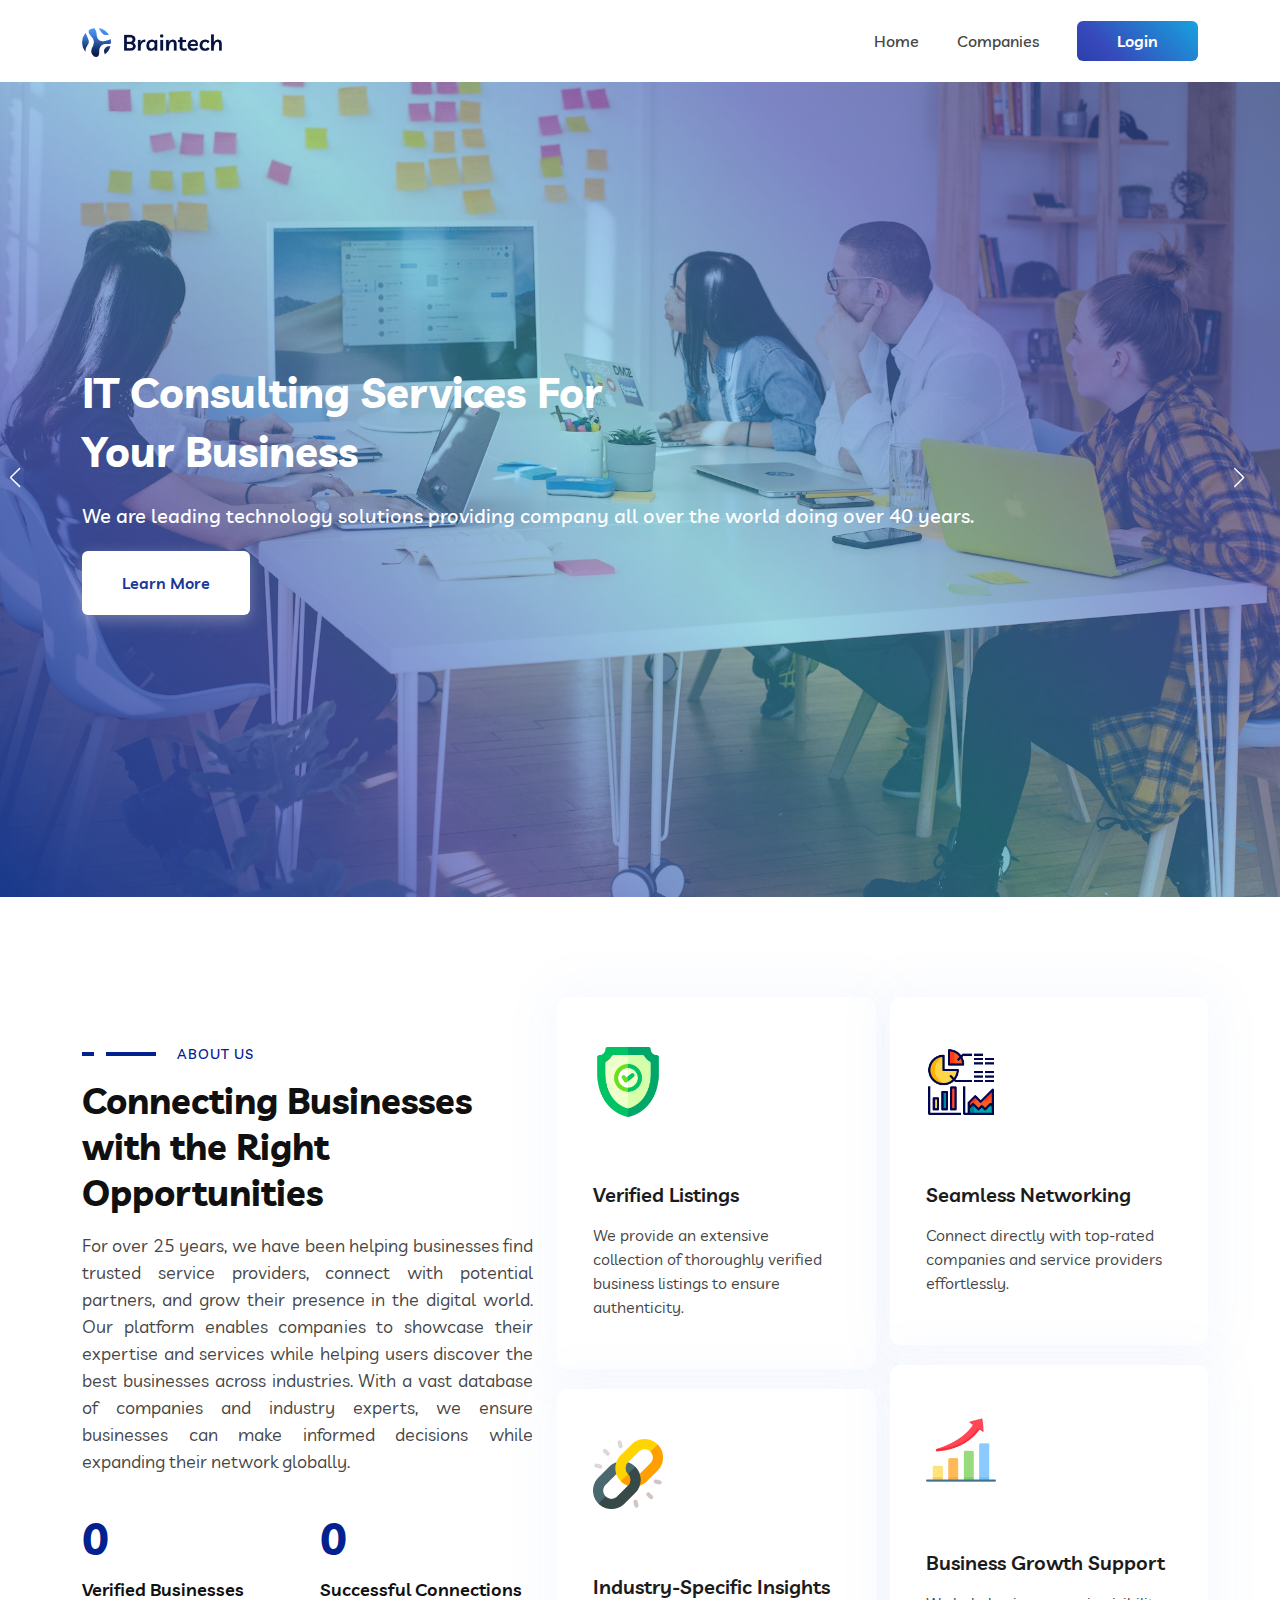
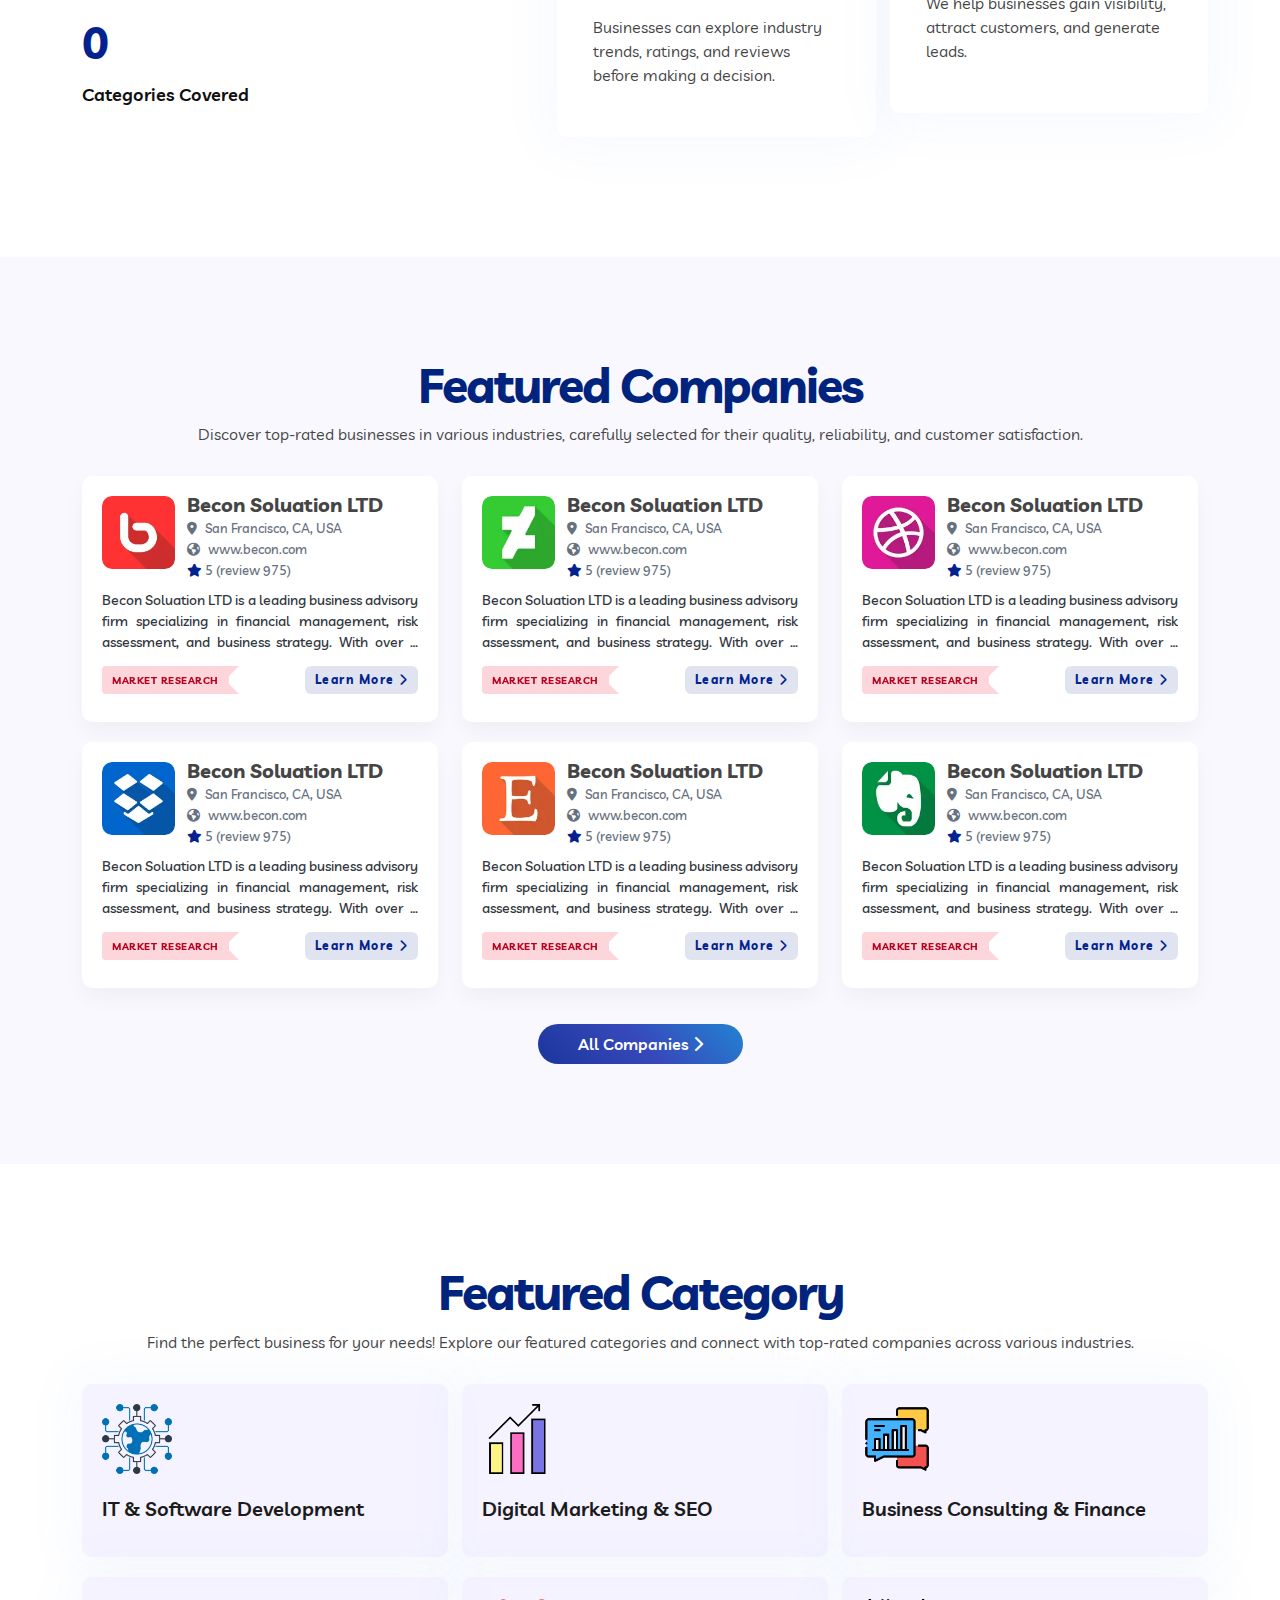
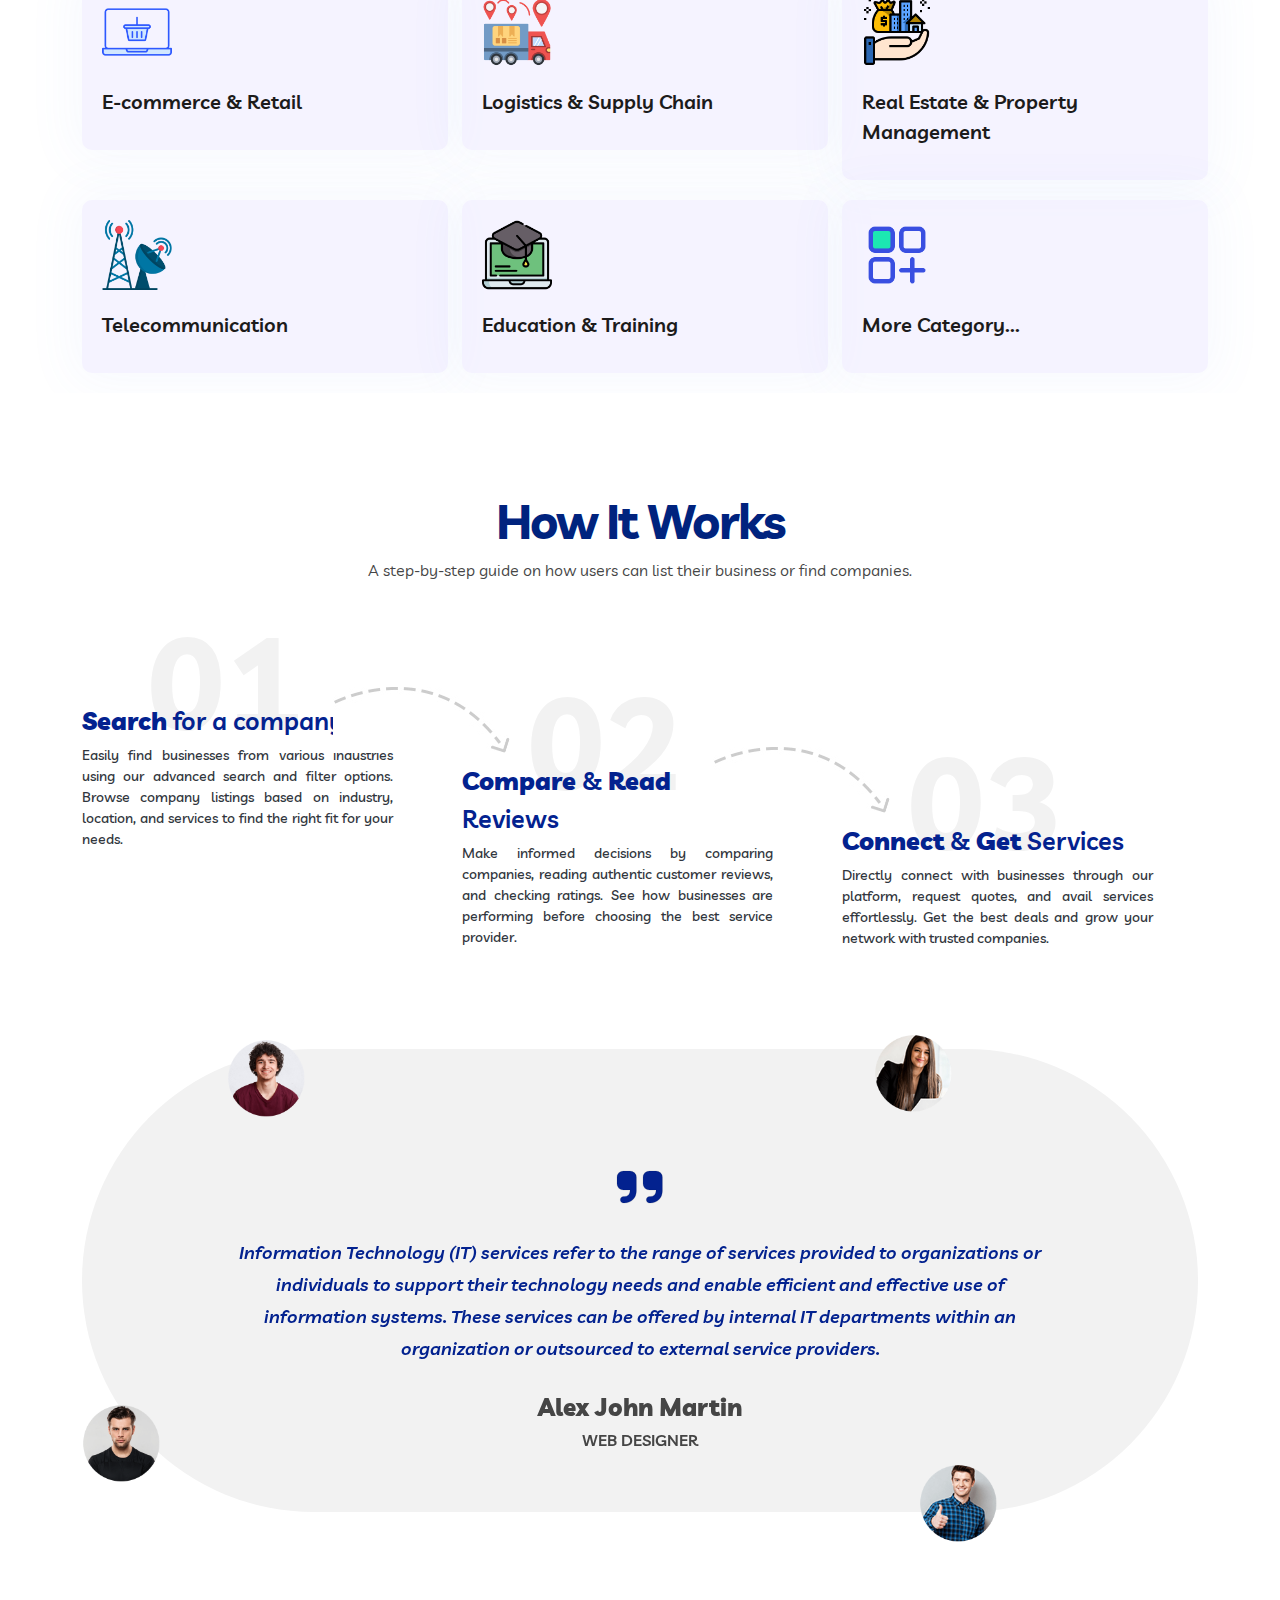
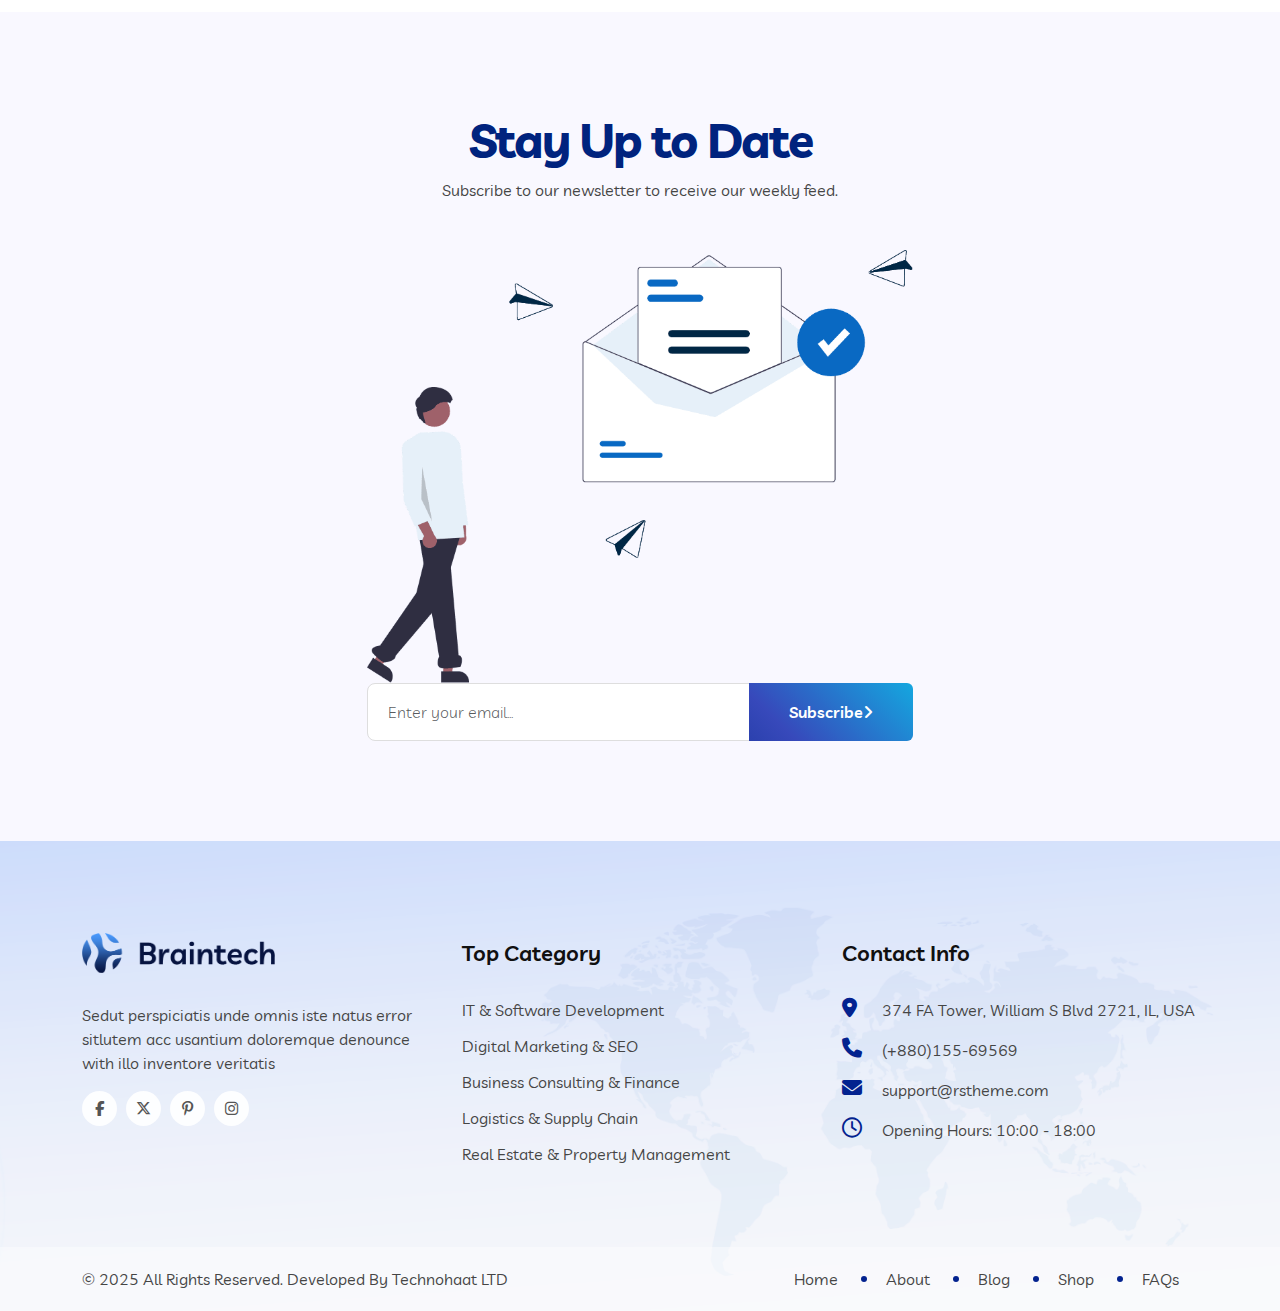
<file: index.html>
<!doctype html>
<html lang="en">

<head>
    <meta charset="utf-8">
    <meta name="viewport" content="width=device-width, initial-scale=1">
    <title>Bootstrap demo</title>
    <link rel="stylesheet" href="assets/css/bootstrap.min.css">
    <link rel="stylesheet" href="https://cdnjs.cloudflare.com/ajax/libs/font-awesome/6.7.2/css/all.min.css" />
    <link rel="stylesheet" href="assets/css/swiper-bundle.min.css">
    <link rel="stylesheet" href="assets/css/style.css">
</head>

<body>
    <nav class="navbar navbar-expand-lg bg-body-tertiary">
        <div class="container">
            <a class="navbar-brand" href="index.html">
                <img src="assets/img/logo/logo-dark.png" alt="logo" class="logo-img">
            </a>
            <button class="navbar-toggler collapsed" type="button" data-bs-toggle="collapse"
                data-bs-target="#navbarSupportedContent" aria-controls="navbarSupportedContent" aria-expanded="false"
                aria-label="Toggle navigation">

            </button>
            <div class="collapse navbar-collapse" id="navbarSupportedContent">
                <ul class="navbar-nav ms-auto mb-2 mb-lg-0">
                    <li class="nav-item">
                        <a class="nav-link active" aria-current="page" href="#">Home</a>
                    </li>
                    <li class="nav-item">
                        <a class="nav-link" href="company-list.html">Companies</a>
                    </li>

                    <!-- <li class="nav-item dropdown">
                        <a class="nav-link dropdown-toggle" href="#" role="button" data-bs-toggle="dropdown"
                            aria-expanded="false">
                            Dropdown
                        </a>
                        <ul class="dropdown-menu">
                            <li><a class="dropdown-item" href="#">Action</a></li>
                            <li><a class="dropdown-item" href="#">Another action</a></li>
                            <li>
                                <hr class="dropdown-divider">
                            </li>
                            <li><a class="dropdown-item" href="#">Something else here</a></li>
                        </ul>
                    </li>
                    <li class="nav-item">
                        <a class="nav-link disabled" aria-disabled="true">Disabled</a>
                    </li> -->
                </ul>
                <div class="d-flex nav-btn-area">
                    <button class="btn btn-primary">Login</button>
                </div>
            </div>
        </div>
    </nav>
    <section class="swiper mySwiper hero-banner">
        <div class="swiper-wrapper">
            <div class="swiper-slide">
                <div class="swiper-image" style="background: rgb(0, 0, 0);
                    background: linear-gradient(45deg, #00237e, #3749bbab, #0bc1e95e, #3749bba1, #00237e94), url(/assets/img/banner/banner-1.jpg);
                    opacity: 0.9;
                    height: 100%;
                    width: 100%;
                    background-repeat: no-repeat;
                    background-position: center right;
                    background-size: cover;">
                    <div class="swiper-content">
                        <div class="container">
                            <div class="content-area">
                                <h1>IT Consulting Services
                                    For <br /> Your Business</h1>
                                <p>We are leading technology solutions providing company all over the world doing over
                                    40 years.</p>

                                <a href="#!" class="btn btn-primary">Learn More</a>
                            </div>
                        </div>
                    </div>
                </div>
            </div>
            <div class="swiper-slide">
                <div class="swiper-image" style="background: rgb(0, 0, 0);
                    background: linear-gradient(45deg, #00237e, #3749bbab, #0bc1e95e, #3749bba1, #00237e94), url(/assets/img/banner/banner-2.jpg);
                    opacity: 0.9;
                    height: 100%;
                    width: 100%;
                    background-repeat: no-repeat;
                    background-position: center right;
                    background-size: cover;">
                    <div class="swiper-content">
                        <div class="container">
                            <div class="content-area">
                                <h1>IT Consulting Services
                                    For <br /> Your Business</h1>
                                <p>We are leading technology solutions providing company all over the world doing over
                                    40 years.</p>
                            </div>
                        </div>
                    </div>
                </div>
            </div>
        </div>
        <div class="swiper-button-next d-none d-sm-block"></div>
        <div class="swiper-button-prev d-none d-sm-block"></div>
    </section>

    <section class="section-padding-100 overflow-hidden-x ">
        <div class="container">
            <div class="row align-items-center">
                <div class="col-lg-5 align-items-center">
                    <div class="sec-title">
                        <div class="sub-text style4-bg">About Us</div>
                        <div class="title pb-3">Connecting Businesses with the Right Opportunities</div>
                        <div class="desc">For over 25 years, we have been helping businesses find trusted service
                            providers, connect with potential partners, and grow their presence in the digital world.
                            Our platform enables companies to showcase their expertise and services while helping users
                            discover the best businesses across industries.

                            With a vast database of companies and industry experts, we ensure businesses can make
                            informed decisions while expanding their network globally.</div>
                    </div>

                    <div class="counter-top-area counter">
                        <div class="row">
                            <div class="col-6 sm-pr-0 sm-pl-0 xs-mb-30">
                                <div class="counter-list">
                                    <div class="counter-text">
                                        <div class="count-number">
                                            <span data-purecounter-start="0" data-purecounter-end="450"
                                                data-purecounter-duration="5" class="purecounter">450</span>
                                        </div>
                                        <h3 class="title">Verified Businesses</h3>
                                    </div>
                                </div>
                            </div>
                            <div class="col-6 sm-pr-0 sm-pl-0">
                                <div class="counter-list">
                                    <div class="counter-text">
                                        <div class="count-number">
                                            <span data-purecounter-start="0" data-purecounter-end="750"
                                                data-purecounter-duration="5" class="purecounter">750</span>
                                        </div>
                                        <h3 class="title">Successful Connections</h3>
                                    </div>
                                </div>
                            </div>
                            <div class="col-6 sm-pr-0 sm-pl-0">
                                <div class="counter-list">
                                    <div class="counter-text">
                                        <div class="count-number">
                                            <span data-purecounter-start="0" data-purecounter-end="1150"
                                                data-purecounter-duration="5" class="purecounter">1150</span>
                                        </div>
                                        <h3 class="title">Categories Covered</h3>
                                    </div>
                                </div>
                            </div>
                        </div>
                    </div>
                </div>
                <div class="col-lg-7">
                    <div class="row">
                        <div class="col-md-6 pr-10 pt-40 sm-pt-0 sm-pr-0 sm-pl-0">
                            <div class="services-item mb-20">
                                <div class="services-icon">
                                    <div class="image-part">
                                        <img class="main-img" src="assets/img/icons/verification.png" alt="">
                                        <img class="hover-img" src="assets/img/icons/verification-white.png" alt="">
                                    </div>
                                </div>
                                <div class="services-content">
                                    <div class="services-text">
                                        <h3 class="title"><a href="web-development.html">Verified Listings</a></h3>
                                    </div>
                                    <div class="services-desc">
                                        <p>
                                            We provide an extensive collection of thoroughly verified business listings
                                            to ensure authenticity.
                                        </p>
                                    </div>
                                </div>
                            </div>
                            <div class="services-item cyan-bg">
                                <div class="services-icon">
                                    <div class="image-part">
                                        <img class="main-img" src="assets/img/icons/link.png" alt="">
                                        <img class="hover-img" src="assets/img/icons/link-white.png" alt="">
                                    </div>
                                </div>
                                <div class="services-content">
                                    <div class="services-text">
                                        <h3 class="title"><a href="web-development.html">Industry-Specific Insights</a>
                                        </h3>
                                    </div>
                                    <div class="services-desc">
                                        <p>
                                            Businesses can explore industry trends, ratings, and reviews before making a
                                            decision.
                                        </p>
                                    </div>
                                </div>
                            </div>
                        </div>
                        <div class="col-md-6 pl-10 sm-pr-0 sm-pl-0 sm-mt-20">
                            <div class="services-item gold-bg mb-20">
                                <div class="services-icon">
                                    <div class="image-part">
                                        <img class="main-img" src="assets/img/icons/analysis.png" alt="">
                                        <img class="hover-img" src="assets/img/icons/analysis-white.png" alt="">
                                    </div>
                                </div>
                                <div class="services-content">
                                    <div class="services-text">
                                        <h3 class="title"><a href="web-development.html">Seamless Networking</a></h3>
                                    </div>
                                    <div class="services-desc">
                                        <p>
                                            Connect directly with top-rated companies and service providers
                                            effortlessly.
                                        </p>
                                    </div>
                                </div>
                            </div>
                            <div class="services-item blue-bg">
                                <div class="services-icon">
                                    <div class="image-part">
                                        <img class="main-img" src="assets/img/icons/growth.png" alt="">
                                        <img class="hover-img" src="assets/img/icons/growth-white.png" alt="">
                                    </div>
                                </div>
                                <div class="services-content">
                                    <div class="services-text">
                                        <h3 class="title"><a href="web-development.html">Business Growth Support</a>
                                        </h3>
                                    </div>
                                    <div class="services-desc">
                                        <p>
                                            We help businesses gain visibility, attract customers, and generate leads.
                                        </p>
                                    </div>
                                </div>
                            </div>
                        </div>
                    </div>
                </div>
            </div>
        </div>
    </section>


    <section class="section-padding-100 bg-blue-opacity overflow-hidden-x ">
        <div class="container">
            <div class="row">
                <div class="col-12">
                    <div class="common-title-dark text-center">
                        <h3>Featured Companies</h3>

                        <p>Discover top-rated businesses in various industries, carefully selected for their
                            quality, reliability, and customer satisfaction.</p>
                    </div>
                </div>

                <div class="col-lg-4">
                    <div class="company-item">
                        <div class="row mb-2">

                            <div class="col-3 pe-0">
                                <img src="assets/img/company/1.webp" class="company-logo">
                            </div>
                            <div class="col-9">
                                <div class="company-name">Becon Soluation LTD</div>
                                <div class="location"><i class="fa-solid fa-location-dot me-2"></i>San Francisco, CA,
                                    USA
                                </div>
                                <div class="company-link"><a class="" href="#!" target="_blank"><i
                                            class="fa-solid fa-earth-americas me-2"></i>www.becon.com</a></div>
                                <div class="rating">
                                    <i class="fa-solid fa-star"></i> 5 (review 975)
                                </div>
                            </div>

                            <div class="col-12">
                                <div class="company-description">Becon Soluation LTD is a leading business advisory firm
                                    specializing in financial
                                    management, risk assessment, and business strategy. With over a decade of
                                    experience, we have helped hundreds of startups and enterprises achieve sustainable
                                    growth. Our expert team offers customized solutions for business expansion, market
                                    entry, and operational efficiency.</div>
                            </div>
                            <div class="d-flex justify-content-between w-100 mt-2">
                                <div class="cat-featured-tag">Market Research</div>
                                <a class="link-btn" href="company-details.html">Learn More<i
                                        class="fa-solid fa-chevron-right ms-1"></i></a>
                            </div>
                        </div>

                    </div>
                </div>
                <!--  -->
                <div class="col-lg-4">
                    <div class="company-item">
                        <div class="row mb-2">

                            <div class="col-3 pe-0">
                                <img src="assets/img/company/2.webp" class="company-logo">
                            </div>
                            <div class="col-9">
                                <div class="company-name">Becon Soluation LTD</div>
                                <div class="location"><i class="fa-solid fa-location-dot me-2"></i>San Francisco, CA,
                                    USA
                                </div>
                                <div class="company-link"><a class="" href="#!" target="_blank"><i
                                            class="fa-solid fa-earth-americas me-2"></i>www.becon.com</a></div>
                                <div class="rating">
                                    <i class="fa-solid fa-star"></i> 5 (review 975)
                                </div>
                            </div>

                            <div class="col-12">
                                <div class="company-description">Becon Soluation LTD is a leading business advisory firm
                                    specializing in financial
                                    management, risk assessment, and business strategy. With over a decade of
                                    experience, we have helped hundreds of startups and enterprises achieve sustainable
                                    growth. Our expert team offers customized solutions for business expansion, market
                                    entry, and operational efficiency.</div>
                            </div>
                            <div class="d-flex justify-content-between w-100 mt-2">
                                <div class="cat-featured-tag">Market Research</div>
                                <a class="link-btn" href="company-details.html">Learn More<i
                                        class="fa-solid fa-chevron-right ms-1"></i></a>
                            </div>
                        </div>

                    </div>
                </div>
                <!--  -->
                <div class="col-lg-4">
                    <div class="company-item">
                        <div class="row mb-2">

                            <div class="col-3 pe-0">
                                <img src="assets/img/company/3.webp" class="company-logo">
                            </div>
                            <div class="col-9">
                                <div class="company-name">Becon Soluation LTD</div>
                                <div class="location"><i class="fa-solid fa-location-dot me-2"></i>San Francisco, CA,
                                    USA
                                </div>
                                <div class="company-link"><a class="" href="#!" target="_blank"><i
                                            class="fa-solid fa-earth-americas me-2"></i>www.becon.com</a></div>
                                <div class="rating">
                                    <i class="fa-solid fa-star"></i> 5 (review 975)
                                </div>
                            </div>

                            <div class="col-12">
                                <div class="company-description">Becon Soluation LTD is a leading business advisory firm
                                    specializing in financial
                                    management, risk assessment, and business strategy. With over a decade of
                                    experience, we have helped hundreds of startups and enterprises achieve sustainable
                                    growth. Our expert team offers customized solutions for business expansion, market
                                    entry, and operational efficiency.</div>
                            </div>
                            <div class="d-flex justify-content-between w-100 mt-2">
                                <div class="cat-featured-tag">Market Research</div>
                                <a class="link-btn" href="company-details.html">Learn More<i
                                        class="fa-solid fa-chevron-right ms-1"></i></a>
                            </div>
                        </div>

                    </div>
                </div>
                <!--  -->
                <div class="col-lg-4">
                    <div class="company-item">
                        <div class="row mb-2">

                            <div class="col-3 pe-0">
                                <img src="assets/img/company/4.webp" class="company-logo">
                            </div>
                            <div class="col-9">
                                <div class="company-name">Becon Soluation LTD</div>
                                <div class="location"><i class="fa-solid fa-location-dot me-2"></i>San Francisco, CA,
                                    USA
                                </div>
                                <div class="company-link"><a class="" href="#!" target="_blank"><i
                                            class="fa-solid fa-earth-americas me-2"></i>www.becon.com</a></div>
                                <div class="rating">
                                    <i class="fa-solid fa-star"></i> 5 (review 975)
                                </div>
                            </div>

                            <div class="col-12">
                                <div class="company-description">Becon Soluation LTD is a leading business advisory firm
                                    specializing in financial
                                    management, risk assessment, and business strategy. With over a decade of
                                    experience, we have helped hundreds of startups and enterprises achieve sustainable
                                    growth. Our expert team offers customized solutions for business expansion, market
                                    entry, and operational efficiency.</div>
                            </div>
                            <div class="d-flex justify-content-between w-100 mt-2">
                                <div class="cat-featured-tag">Market Research</div>
                                <a class="link-btn" href="company-details.html">Learn More<i
                                        class="fa-solid fa-chevron-right ms-1"></i></a>
                            </div>
                        </div>

                    </div>
                </div>
                <!--  -->
                <div class="col-lg-4">
                    <div class="company-item">
                        <div class="row mb-2">

                            <div class="col-3 pe-0">
                                <img src="assets/img/company/5.webp" class="company-logo">
                            </div>
                            <div class="col-9">
                                <div class="company-name">Becon Soluation LTD</div>
                                <div class="location"><i class="fa-solid fa-location-dot me-2"></i>San Francisco, CA,
                                    USA
                                </div>
                                <div class="company-link"><a class="" href="#!" target="_blank"><i
                                            class="fa-solid fa-earth-americas me-2"></i>www.becon.com</a></div>
                                <div class="rating">
                                    <i class="fa-solid fa-star"></i> 5 (review 975)
                                </div>
                            </div>

                            <div class="col-12">
                                <div class="company-description">Becon Soluation LTD is a leading business advisory firm
                                    specializing in financial
                                    management, risk assessment, and business strategy. With over a decade of
                                    experience, we have helped hundreds of startups and enterprises achieve sustainable
                                    growth. Our expert team offers customized solutions for business expansion, market
                                    entry, and operational efficiency.</div>
                            </div>
                            <div class="d-flex justify-content-between w-100 mt-2">
                                <div class="cat-featured-tag">Market Research</div>
                                <a class="link-btn" href="company-details.html">Learn More<i
                                        class="fa-solid fa-chevron-right ms-1"></i></a>
                            </div>
                        </div>

                    </div>
                </div>
                <!--  -->
                <div class="col-lg-4">
                    <div class="company-item">
                        <div class="row mb-2">

                            <div class="col-3 pe-0">
                                <img src="assets/img/company/6.webp" class="company-logo">
                            </div>
                            <div class="col-9">
                                <div class="company-name">Becon Soluation LTD</div>
                                <div class="location"><i class="fa-solid fa-location-dot me-2"></i>San Francisco, CA,
                                    USA
                                </div>
                                <div class="company-link"><a class="" href="#!" target="_blank"><i
                                            class="fa-solid fa-earth-americas me-2"></i>www.becon.com</a></div>
                                <div class="rating">
                                    <i class="fa-solid fa-star"></i> 5 (review 975)
                                </div>
                            </div>

                            <div class="col-12">
                                <div class="company-description">Becon Soluation LTD is a leading business advisory firm
                                    specializing in financial
                                    management, risk assessment, and business strategy. With over a decade of
                                    experience, we have helped hundreds of startups and enterprises achieve sustainable
                                    growth. Our expert team offers customized solutions for business expansion, market
                                    entry, and operational efficiency.</div>
                            </div>
                            <div class="d-flex justify-content-between w-100 mt-2">
                                <div class="cat-featured-tag">Market Research</div>
                                <a class="link-btn" href="company-details.html">Learn More<i
                                        class="fa-solid fa-chevron-right ms-1"></i></a>
                            </div>
                        </div>

                    </div>
                </div>

                <div class="col-12 d-flex justify-content-center mt-3">
                    <a href="#!" class="btn btn-primary round-50">All Companies<i
                            class="fa-solid fa-chevron-right ms-1"></i></a>
                </div>
            </div>
        </div>
    </section>

    <section class="section-padding-100 featured-category pb-0 overflow-hidden-x ">
        <div class="container">
            <div class="common-title-dark text-center">
                <h3>Featured Category</h3>

                <p>Find the perfect business for your needs! Explore our featured categories and connect with top-rated
                    companies across various industries.</p>

            </div>
            <div class="row">
                <div class="col-lg-4">
                    <div class="services-item bg-blue-opacity blue-bg">
                        <div class="services-icon">
                            <div class="image-part">
                                <img class="main-img" src="assets/img/category/1.png" alt="">
                                <img class="hover-img" src="assets/img/category/1.1.png" alt="">
                            </div>
                        </div>
                        <div class="services-content">
                            <div class="services-text">
                                <h3 class="title"><a href="web-development.html">IT & Software
                                        Development</a>
                                </h3>
                            </div>
                        </div>
                    </div>
                </div>
                <div class="col-lg-4">
                    <div class="services-item bg-blue-opacity blue-bg">
                        <div class="services-icon">
                            <div class="image-part">
                                <img class="main-img" src="assets/img/category/2.png" alt="">
                                <img class="hover-img" src="assets/img/category/2.2.png" alt="">
                            </div>
                        </div>
                        <div class="services-content">
                            <div class="services-text">
                                <h3 class="title"><a href="web-development.html">Digital Marketing & SEO</a>
                                </h3>
                            </div>
                        </div>
                    </div>
                </div>
                <div class="col-lg-4">
                    <div class="services-item bg-blue-opacity blue-bg">
                        <div class="services-icon">
                            <div class="image-part">
                                <img class="main-img" src="assets/img/category/3.png" alt="">
                                <img class="hover-img" src="assets/img/category/3.1.png" alt="">
                            </div>
                        </div>
                        <div class="services-content">
                            <div class="services-text">
                                <h3 class="title"><a href="web-development.html"> Business Consulting &
                                        Finance</a>
                                </h3>
                            </div>
                        </div>
                    </div>
                </div>
                <div class="col-lg-4">
                    <div class="services-item bg-blue-opacity blue-bg">
                        <div class="services-icon">
                            <div class="image-part">
                                <img class="main-img" src="assets/img/category/4.png" alt="">
                                <img class="hover-img" src="assets/img/category/4.1.png" alt="">
                            </div>
                        </div>
                        <div class="services-content">
                            <div class="services-text">
                                <h3 class="title"><a href="web-development.html">E-commerce & Retail</a>
                                </h3>
                            </div>
                        </div>
                    </div>
                </div>
                <div class="col-lg-4">
                    <div class="services-item bg-blue-opacity blue-bg">
                        <div class="services-icon">
                            <div class="image-part">
                                <img class="main-img" src="assets/img/category/5.png" alt="">
                                <img class="hover-img" src="assets/img/category/5.1.png" alt="">
                            </div>
                        </div>
                        <div class="services-content">
                            <div class="services-text">
                                <h3 class="title"><a href="web-development.html">Logistics & Supply
                                        Chain</a>
                                </h3>
                            </div>
                        </div>
                    </div>
                </div>
                <div class="col-lg-4">
                    <div class="services-item bg-blue-opacity blue-bg">
                        <div class="services-icon">
                            <div class="image-part">
                                <img class="main-img" src="assets/img/category/6.png" alt="">
                                <img class="hover-img" src="assets/img/category/6.1.png" alt="">
                            </div>
                        </div>
                        <div class="services-content">
                            <div class="services-text">
                                <h3 class="title"><a href="web-development.html">Real Estate & Property
                                        Management</a>
                                </h3>
                            </div>
                        </div>
                    </div>
                </div>
                <div class="col-lg-4">
                    <div class="services-item bg-blue-opacity blue-bg">
                        <div class="services-icon">
                            <div class="image-part">
                                <img class="main-img" src="assets/img/category/7.png" alt="">
                                <img class="hover-img" src="assets/img/category/7.1.png" alt="">
                            </div>
                        </div>
                        <div class="services-content">
                            <div class="services-text">
                                <h3 class="title"><a href="web-development.html">Telecommunication</a>
                                </h3>
                            </div>
                        </div>
                    </div>
                </div>
                <div class="col-lg-4">
                    <div class="services-item bg-blue-opacity blue-bg">
                        <div class="services-icon">
                            <div class="image-part">
                                <img class="main-img" src="assets/img/category/8.png" alt="">
                                <img class="hover-img" src="assets/img/category/8.1.png" alt="">
                            </div>
                        </div>
                        <div class="services-content">
                            <div class="services-text">
                                <h3 class="title"><a href="web-development.html">Education & Training</a>
                                </h3>
                            </div>
                        </div>
                    </div>
                </div>

                <div class="col-lg-4">
                    <div class="services-item bg-blue-opacity blue-bg">
                        <div class="services-icon">
                            <div class="image-part">
                                <img class="main-img" src="assets/img/category/9.png" alt="">
                                <img class="hover-img" src="assets/img/category/9.1.png" alt="">
                            </div>
                        </div>
                        <div class="services-content">
                            <div class="services-text">
                                <h3 class="title"><a href="web-development.html">More Category...</a>
                                </h3>
                            </div>
                        </div>
                    </div>
                </div>
            </div>
        </div>
    </section>

    <section class="process section-padding-100 overflow-hidden-x ">
        <div class="container">
            <div class="row">
                <!--  -->
                <div class="col-lg-12">
                    <div class="common-title-dark text-center">
                        <h3>How It Works</h3>

                        <p>A step-by-step guide on how users can list their business or find companies.</p>

                    </div>
                </div>
                <div class="col-xl-4 col-lg-6 col-md-6">
                    <div class="pq-process-step pq-style-2">
                        <span class="pq-process-number">01</span>
                        <div class="pq-process-info">
                            <h5 class="pq-process-title"><strong>Search</strong> for a company</h5>
                            <p class="pq-process-description">Easily find businesses from various industries using our
                                advanced search and filter options. Browse company listings based on industry, location,
                                and services to find the right fit for your needs.</p>
                            <div class="pq-btn-container">
                                <a class="pq-button pq-button-icon" href="our-process.html">
                                    <span class="pq-button-line"></span>
                                    <i class="ion ion-ios-arrow-right"></i>
                                </a>
                            </div>
                            <img decoding="async" src="assets/img/icons/arrow-3.jpg" alt="arrow-img"
                                class="pq-before-img">
                        </div>
                    </div>
                </div>
                <div class="col-xl-4 col-lg-6 col-md-6 mt-4 mt-md-0">
                    <div class="pq-process-step pq-style-2 pq-mt-60">
                        <span class="pq-process-number">02</span>
                        <div class="pq-process-info">
                            <h5 class="pq-process-title"><strong>Compare</strong> & <strong>Read</strong> Reviews</h5>
                            <p class="pq-process-description">Make informed decisions by comparing companies, reading
                                authentic customer reviews, and checking ratings. See how businesses are performing
                                before choosing the best service provider.</p>
                            <div class="pq-btn-container">
                                <a class="pq-button pq-button-icon" href="our-process.html">
                                    <span class="pq-button-line"></span>
                                    <i class="ion-ios-arrow-right"></i>
                                </a>
                            </div>
                            <img decoding="async" src="assets/img/icons/arrow-3.jpg" alt="arrow-img"
                                class="pq-before-img">
                        </div>
                    </div>
                </div>
                <div class="col-xl-4 col-lg-6 col-md-6 mt-4 mt-xl-0">
                    <div class="pq-process-step pq-style-2 pq-mt-120">
                        <span class="pq-process-number">03</span>
                        <div class="pq-process-info">
                            <h5 class="pq-process-title"><strong>Connect</strong> & <strong>Get</strong> Services</h5>
                            <p class="pq-process-description">Directly connect with businesses through our platform,
                                request quotes, and avail services effortlessly. Get the best deals and grow your
                                network with trusted companies.</p>
                            <div class="pq-btn-container">
                                <a class="pq-button pq-button-icon" href="our-process.html">
                                    <span class="pq-button-line"></span>
                                    <i class="ion-ios-arrow-right"></i>
                                </a>
                            </div>
                        </div>
                    </div>
                </div>
            </div>
            <div class="pq-testimonial-div">
                <img src="assets/img/testimonial/1.png" class="pq-floating-img-1" alt="">
                <img src="assets/img/testimonial/2.png" class="pq-floating-img-2" alt="">
                <img src="assets/img/testimonial/3.png" class="pq-floating-img-3" alt="">
                <img src="assets/img/testimonial/4.png" class="pq-floating-img-4" alt="">
                <div class="row">
                    <div class="col-lg-9 mx-auto">
                        <div class="mt-5">
                            <div class="swiper mySwiper testimonials-slider">
                                <div class="swiper-wrapper">
                                    <div class="swiper-slide">
                                        <div class="pq-testimonial-box pq-style-3 text-center ">
                                            <div class="pq-testimonial-content">
                                                <div class="pq-testimonial-quote"><i class="fas fa-quote-right"></i>
                                                </div>
                                                <p class="pq-testimonial-description">Information Technology (IT)
                                                    services refer to the
                                                    range of services provided to organizations or individuals to
                                                    support their
                                                    technology needs and enable efficient and effective use of
                                                    information systems.
                                                    These services can be offered by internal IT departments within an
                                                    organization or
                                                    outsourced to external service providers.</p>
                                            </div>
                                            <div class="pq-testimonial-info">
                                                <div class="pq-testimonial-meta">
                                                    <div class="pq-testimonial-data">
                                                        <h5 class="pq-testmonial-title">Alex John Martin</h5>
                                                        <span>Web Designer</span>
                                                    </div>
                                                </div>
                                            </div>
                                        </div>
                                    </div>
                                    <div class="swiper-slide">
                                        <div class="pq-testimonial-box pq-style-3 text-center ">
                                            <div class="pq-testimonial-content">
                                                <div class="pq-testimonial-quote"><i class="fas fa-quote-right"></i>
                                                </div>
                                                <p class="pq-testimonial-description">Information Technology (IT)
                                                    services refer to the
                                                    range of services provided to organizations or individuals to
                                                    support their
                                                    technology needs and enable efficient and effective use of
                                                    information systems.
                                                    These services can be offered by internal IT departments within an
                                                    organization or
                                                    outsourced to external service providers.</p>
                                            </div>
                                            <div class="pq-testimonial-info">
                                                <div class="pq-testimonial-meta">
                                                    <div class="pq-testimonial-data">
                                                        <h5 class="pq-testmonial-title">Alex John Martin</h5>
                                                        <span>Web Designer</span>
                                                    </div>
                                                </div>
                                            </div>
                                        </div>
                                    </div>
                                    <div class="swiper-slide">
                                        <div class="pq-testimonial-box pq-style-3 text-center">
                                            <div class="pq-testimonial-content">
                                                <div class="pq-testimonial-quote"><i class="fas fa-quote-right"></i>
                                                </div>
                                                <p class="pq-testimonial-description">Information Technology (IT)
                                                    services refer to the
                                                    range of services provided to organizations or individuals to
                                                    support their
                                                    technology needs and enable efficient and effective use of
                                                    information systems.
                                                    These services can be offered by internal IT departments within an
                                                    organization or
                                                    outsourced to external service providers.</p>
                                            </div>
                                            <div class="pq-testimonial-info">
                                                <div class="pq-testimonial-meta">
                                                    <div class="pq-testimonial-data">
                                                        <h5 class="pq-testmonial-title">Alex John Martin</h5>
                                                        <span>Web Designer</span>
                                                    </div>
                                                </div>
                                            </div>
                                        </div>
                                    </div>
                                </div>

                            </div>
                        </div>
                    </div>
                </div>
            </div>

        </div>
    </section>
    <section class="section-padding-100 bg-blue-opacity overflow-hidden-x newsteller">
        <div class="container">

            <div class="common-title-dark text-center">
                <h3>Stay Up to Date</h3>
                <p>Subscribe to our newsletter to receive our weekly feed.</p>
            </div>
            <div class="row mt-4 mt-md-5 justify-content-center">
                <div class="col-md-9 col-lg-7 col-xl-6 col-xxl-5">
                    <div class="pxp-subscribe-1-container pxp-animate-in pxp-animate-in-top pxp-in">
                        <div class="pxp-subscribe-1-image">
                            <img src="assets/img/bg/subscribe.png" alt="Stay Up to Date" class="img-fluid">
                        </div>
                        <div class="pxp-subscribe-1-form">
                            <form>
                                <div class="input-group">
                                    <input type="text" class="form-control" placeholder="Enter your email...">
                                    <button class="btn btn-primary" type="button">Subscribe<span
                                            class="fa fa-angle-right"></span></button>
                                </div>
                            </form>
                        </div>
                    </div>
                </div>
            </div>
        </div>
    </section>

    <footer class="rs-footer">
        <div class="footer-top">
            <div class="container">
                <div class="row">
                    <div class="col-xl-4 col-lg-3 col-md-4">
                        <div class="footer-logo">
                            <a href="/">
                                <img src="assets/img/logo/logo-dark.png" alt="" class="img-fluid">
                            </a>
                        </div>
                        <div class="textwidget pb-3">
                            <p>Sedut perspiciatis unde omnis iste natus error sitlutem acc usantium doloremque denounce
                                with illo inventore veritatis</p>
                        </div>
                        <ul class="footer-social md-mb-30">
                            <li><a href="/onepage-5"><i class="fa-brands fa-facebook-f"></i></a></li>
                            <li><a href="/onepage-5"><i class="fa-brands fa-x-twitter"></i></a></li>
                            <li><a href="/onepage-5"><i class="fa-brands fa-pinterest-p"></i></a></li>
                            <li><a href="/onepage-5"><i class="fa-brands fa-instagram"></i></a></li>
                        </ul>
                    </div>
                    <div class="col-lg-4 col-md-12 col-sm-12 pl-44 md-pl-14 md-mb-30">
                        <h3 class="widget-title">Top Category</h3>
                        <ul class="site-map">
                            <li><a href="">IT & Software
                                    Development</a></li>
                            <li><a href="">Digital Marketing & SEO</a></li>
                            <li><a href=""> Business Consulting &
                                    Finance</a></li>
                            <li><a href="">Logistics & Supply
                                    Chain</a></li>
                            <li><a href="">Real Estate & Property
                                    Management</a></li>
                        </ul>
                    </div>
                    <div class="col-lg-4 col-md-12 col-sm-12 md-mb-30">
                        <h3 class="widget-title">Contact Info</h3>
                        <ul class="address-widget">
                            <li><i class="fa-solid fa-location-dot"></i>
                                <div class="desc">374 FA Tower, William S Blvd 2721, IL, USA</div>
                            </li>
                            <li><i class="fa-solid fa-phone"></i>
                                <div class="desc"><a href="/onepage-5">(+880)155-69569</a></div>
                            </li>
                            <li><i class="fa-solid fa-envelope"></i>
                                <div class="desc"><a href="/onepage-5">support@rstheme.com</a></div>
                            </li>
                            <li><i class="fa-regular fa-clock"></i>
                                <div class="desc">Opening Hours: 10:00 - 18:00</div>
                            </li>
                        </ul>
                    </div>
                    <!-- <div class="col-lg-3 col-md-12 col-sm-12">
                        <h3 class="widget-title">Newsletter</h3>
                        <p class="widget-desc">We denounce with righteous and in and dislike men who are so beguiled and
                            demo realized.</p>
                        <p>
                            <div class="newsletter-area pt-75 pb-40">
                                <div class="single-newsletters">
                                    <div class="newsletter-form">
                                        <div><input type="email" placeholder="Your email"><button>Submit</button></div>
                                    </div>
                                </div>
                            </div>
                        </p>
                    </div> -->
                </div>
            </div>
        </div>
        <div class="footer-bottom">
            <div class="container">
                <div class="row y-middle">
                    <div class="col-lg-6 text-right md-text-center md-mb-10 mb-0 order-last d-flex justify-content-end">
                        <ul class="copy-right-menu mb-0">
                            <li><a href="/">Home</a></li>
                            <li><a href="/about">About</a></li>
                            <li><a href="/blog">Blog</a></li>
                            <li><a href="/shop">Shop</a></li>
                            <li><a href="/faq">FAQs</a></li>
                        </ul>
                    </div>
                    <div class="col-lg-6">
                        <div class="copyright text-center text-lg-start md-mb-10">
                            <p>© 2025 All Rights Reserved. Developed By <a href="#!" target="_blank">Technohaat LTD</a>
                            </p>
                        </div>
                    </div>
                </div>
            </div>
        </div>
    </footer>
    <script src="assets/js/jquery.slim.min.js"></script>
    <script src="assets/js/swiper-bundle.min.js"></script>
    <script src="assets/js/bootstrap.bundle.min.js"></script>
    <script src="assets/js/purecounter.js"></script>
    <script src="assets/js/main.js"></script>
</body>

</html>
</file>
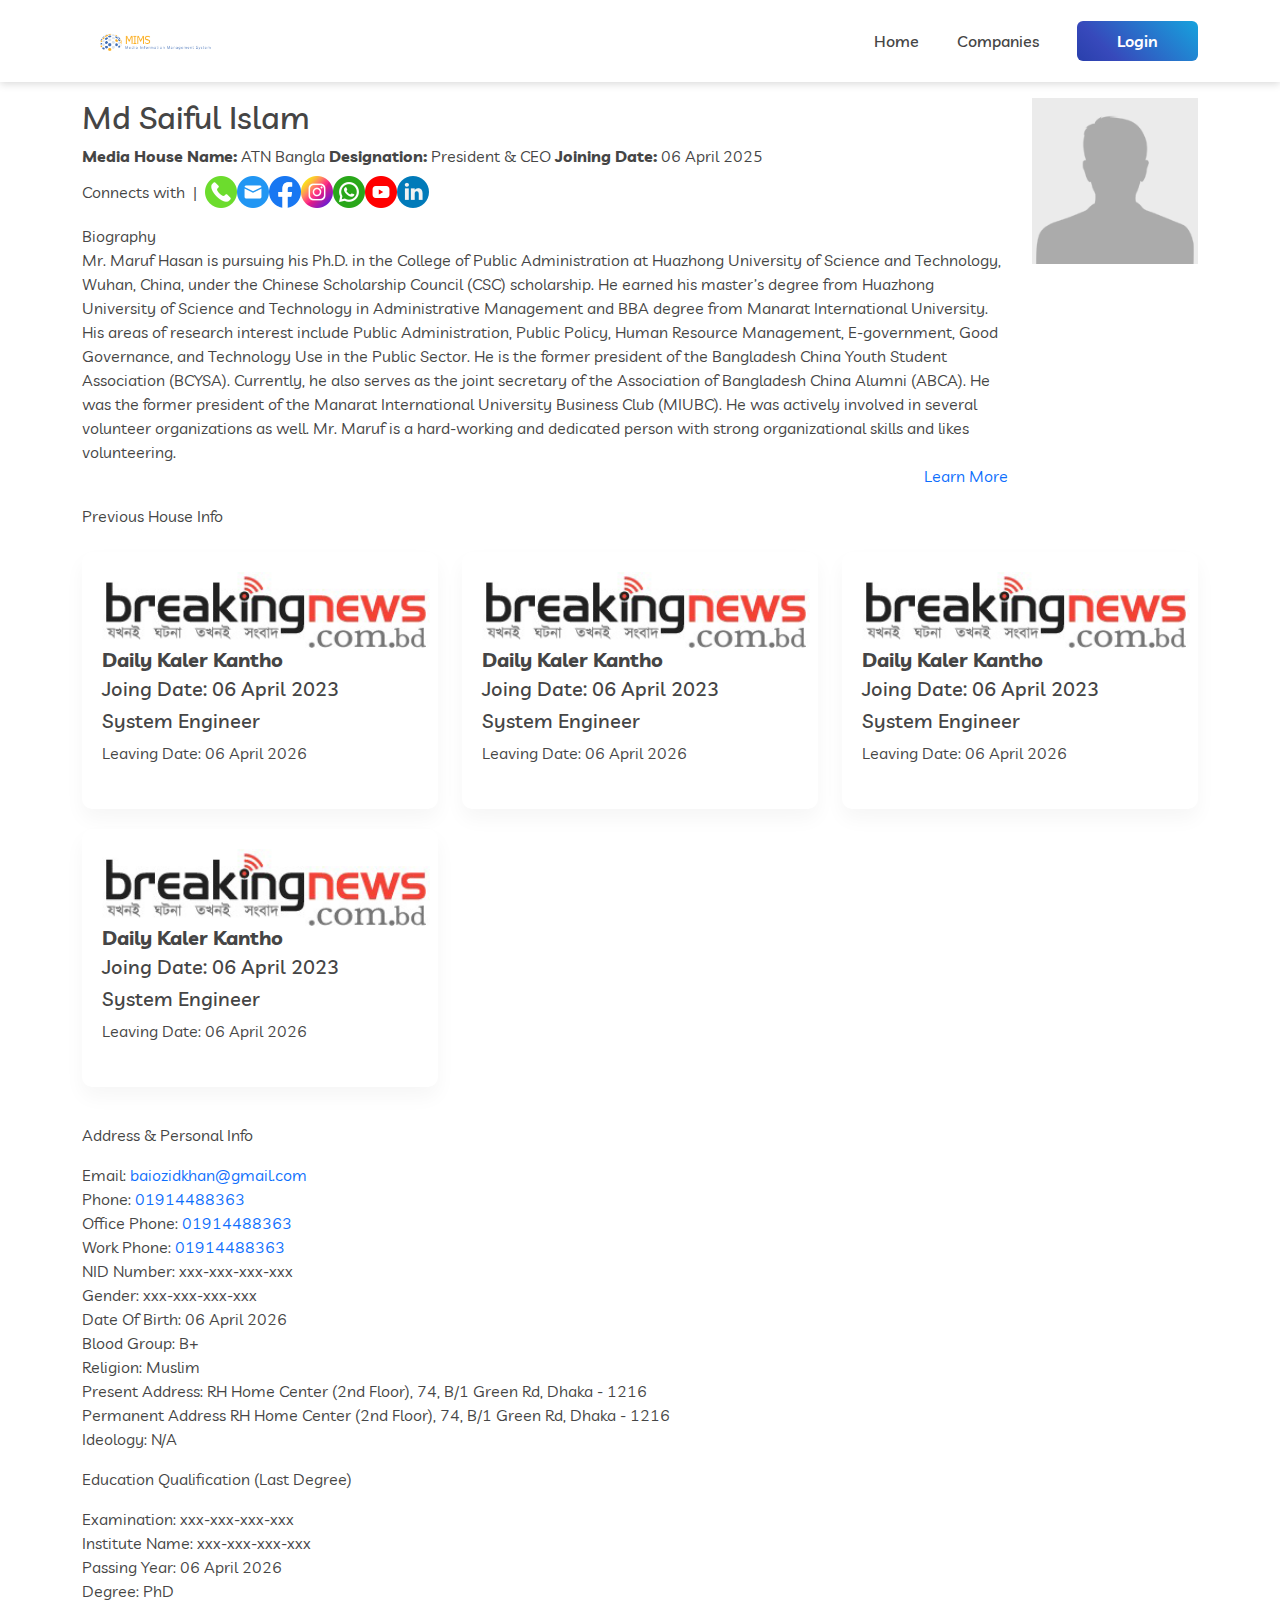
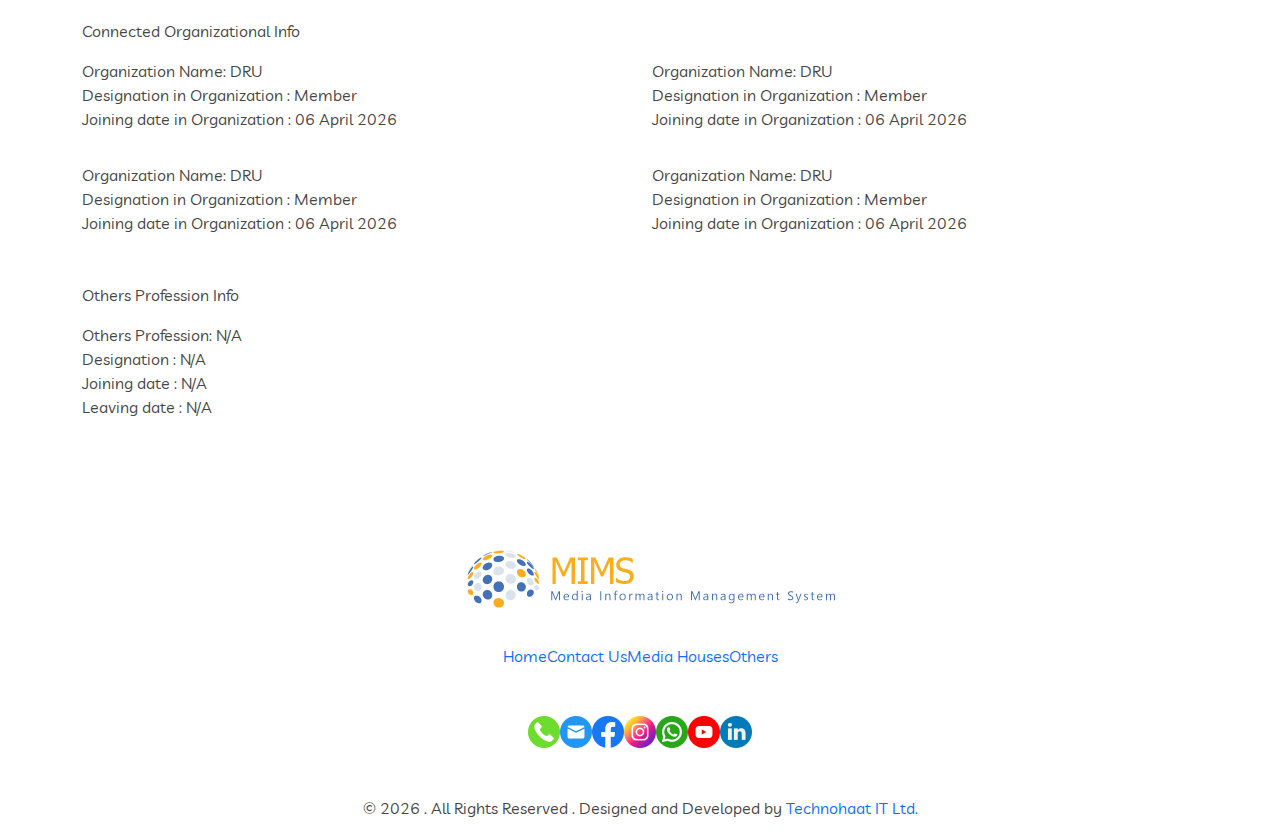
<file: profile.html>
<!doctype html>
<html lang="en">

<head>
    <meta charset="utf-8">
    <meta name="viewport" content="width=device-width, initial-scale=1">
    <title>Bootstrap demo</title>
    <link rel="stylesheet" href="assets/css/bootstrap.min.css">
    <link rel="stylesheet" href="https://cdnjs.cloudflare.com/ajax/libs/font-awesome/6.7.2/css/all.min.css" />
    <link rel="stylesheet" href="assets/css/swiper-bundle.min.css">
    <link rel="stylesheet" href="assets/css/style.css">
</head>

<body>
    <nav class="navbar navbar-expand-lg bg-body-tertiary">
        <div class="container">
            <a class="navbar-brand" href="index.html">
                <img src="assets/img/logo/logo.png" alt="logo" class="logo-img">
            </a>
            <button class="navbar-toggler collapsed" type="button" data-bs-toggle="collapse"
                data-bs-target="#navbarSupportedContent" aria-controls="navbarSupportedContent" aria-expanded="false"
                aria-label="Toggle navigation">

            </button>
            <div class="collapse navbar-collapse" id="navbarSupportedContent">
                <ul class="navbar-nav ms-auto mb-2 mb-lg-0">
                    <li class="nav-item">
                        <a class="nav-link active" aria-current="page" href="#">Home</a>
                    </li>
                    <li class="nav-item">
                        <a class="nav-link" href="company-list.html">Companies</a>
                    </li>

                    <!-- <li class="nav-item dropdown">
                        <a class="nav-link dropdown-toggle" href="#" role="button" data-bs-toggle="dropdown"
                            aria-expanded="false">
                            Dropdown
                        </a>
                        <ul class="dropdown-menu">
                            <li><a class="dropdown-item" href="#">Action</a></li>
                            <li><a class="dropdown-item" href="#">Another action</a></li>
                            <li>
                                <hr class="dropdown-divider">
                            </li>
                            <li><a class="dropdown-item" href="#">Something else here</a></li>
                        </ul>
                    </li>
                    <li class="nav-item">
                        <a class="nav-link disabled" aria-disabled="true">Disabled</a>
                    </li> -->
                </ul>
                <div class="d-flex nav-btn-area">
                    <button class="btn btn-primary">Login</button>
                </div>
            </div>
        </div>
    </nav>

    <section class="profile-area py-mb-5 my-3">
        <div class="container">
            <div class="row">
                <div class="col-lg-2 col-md-4 col-4 order-md-last">
                    <div class="profile-picture  mb-3">
                        <img src="assets/img/team/profile-picture.png" alt="profile-picture" class="img-fluid">
                    </div>
                </div>

                <div class="col-lg-10 col-md-8 col-12">
                    <div class="con-info">
                        <h2 class="title">Md Saiful Islam</h2>
                        <div class="mb-2">
                            <span class="media-house-name"><strong>Media House Name: </strong> ATN Bangla
                            </span>
                            <span class="designation-info"><strong>Designation: </strong>President &amp; CEO </span>
                            <span class="designation-info"><strong>Joining Date:</strong> 06 April 2025</span>
                        </div>
                        <div class="pp-social-info d-flex align-items-center justify-content-start mb-3">
                            <div class="social-title">Connects with<span class="px-1 mx-1">|</span></div>
                            <ul class="d-flex align-items-center justify-content-start mb-0">
                                <li><a href="#!" data-bs-toggle="tooltip" data-bs-placement="top"
                                        data-bs-custom-class="custom-tooltip" data-bs-title="Phone"><img
                                            src="assets/img/social-media/phone-call.png" alt=""></a></li>
                                <li><a href="#!" data-bs-toggle="tooltip" data-bs-placement="top"
                                        data-bs-custom-class="custom-tooltip" data-bs-title="Email"><img
                                            src="assets/img/social-media/mail.png" alt=""></a></li>
                                <li><a href="#!" data-bs-toggle="tooltip" data-bs-placement="top"
                                        data-bs-custom-class="custom-tooltip" data-bs-title="Facebook"><img
                                            src="assets/img/social-media/facebook.png" alt=""></a></li>
                                <li><a href="#!" data-bs-toggle="tooltip" data-bs-placement="top"
                                        data-bs-custom-class="custom-tooltip" data-bs-title="Instagram"><img
                                            src="assets/img/social-media/instagram.png" alt=""></a></li>
                                <li><a href="#!" data-bs-toggle="tooltip" data-bs-placement="top"
                                        data-bs-custom-class="custom-tooltip" data-bs-title="Whatsapp"><img
                                            src="assets/img/social-media/whatsapp.png" alt=""></a></li>
                                <li><a href="#!" data-bs-toggle="tooltip" data-bs-placement="top"
                                        data-bs-custom-class="custom-tooltip" data-bs-title="Youtube"><img
                                            src="assets/img/social-media/youtube.png" alt=""></a></li>
                                <li><a href="#!" data-bs-toggle="tooltip" data-bs-placement="top"
                                        data-bs-custom-class="custom-tooltip" data-bs-title="linkedin"><img
                                            src="assets/img/social-media/linkedin.png" alt=""></a></li>
                            </ul>
                        </div>
                        <div class="mb-3">
                            <div class="profile-title">Biography</div>
                            <div class="short-desc">
                                Mr. Maruf Hasan is pursuing his Ph.D. in the College of Public Administration at
                                Huazhong
                                University of Science and Technology, Wuhan, China, under the Chinese Scholarship
                                Council
                                (CSC) scholarship. He earned his master’s degree from Huazhong University of Science and
                                Technology in Administrative Management and BBA degree from Manarat International
                                University. His areas of research interest include Public Administration, Public Policy,
                                Human Resource Management, E-government, Good Governance, and Technology Use in the
                                Public
                                Sector. He is the former president of the Bangladesh China Youth Student Association
                                (BCYSA). Currently, he also serves as the joint secretary of the Association of
                                Bangladesh
                                China Alumni (ABCA). He was the former president of the Manarat International University
                                Business Club (MIUBC). He was actively involved in several volunteer organizations as
                                well.
                                Mr. Maruf is a hard-working and dedicated person with strong organizational skills and
                                likes
                                volunteering.
                            </div>
                            <div class="text-end">
                                <a class="lrn-btn" href="#!" data-bs-toggle="modal"
                                    data-bs-target="#learn-more-btn">Learn More</a>
                            </div>
                        </div>
                        <div>
                            <div class="modal fade" id="learn-more-btn" tabindex="-1" aria-labelledby="learn-more-btn"
                                aria-hidden="true">
                                <div class="modal-dialog modal-lg modal-dialog-centered modal-dialog-scrollable">
                                    <div class="modal-content">
                                        <div class="modal-header">
                                            <h1 class="modal-title fs-5" id="learn-more-btn">Biography</h1>
                                            <button type="button" class="btn-close" data-bs-dismiss="modal"
                                                aria-label="Close"></button>
                                        </div>
                                        <div class="modal-body">
                                            <div class="short-desc-modal">
                                                Mr. Maruf Hasan is pursuing his Ph.D. in the College of Public
                                                Administration at
                                                Huazhong
                                                University of Science and Technology, Wuhan, China, under the Chinese
                                                Scholarship
                                                Council
                                                (CSC) scholarship. He earned his master’s degree from Huazhong
                                                University of Science and
                                                Technology in Administrative Management and BBA degree from Manarat
                                                International
                                                University. His areas of research interest include Public
                                                Administration, Public Policy,
                                                Human Resource Management, E-government, Good Governance, and Technology
                                                Use in the
                                                Public
                                                Sector. He is the former president of the Bangladesh China Youth Student
                                                Association
                                                (BCYSA). Currently, he also serves as the joint secretary of the
                                                Association of
                                                Bangladesh
                                                China Alumni (ABCA). He was the former president of the Manarat
                                                International University
                                                Business Club (MIUBC). He was actively involved in several volunteer
                                                organizations as
                                                well.
                                                Mr. Maruf is a hard-working and dedicated person with strong
                                                organizational skills and
                                                likes
                                                volunteering.
                                            </div>
                                        </div>

                                    </div>
                                </div>
                            </div>
                        </div>
                    </div>
                </div>
            </div>
            <div class="row">
                <div class="col-12">
                    <div class="mb-3">
                        <div class="profile-title mb-4">Previous House Info</div>
                        <div class="row">
                            <div class="col-lg-4">
                                <div class="company-item perv-house-info">
                                    <div class="row mb-2">

                                        <div class="col-12 pe-0">
                                            <div class="company-logo-area">
                                                <img src="assets/img/company/live-logo.png" class="company-logo">
                                            </div>

                                        </div>
                                        <div class="col-12">
                                            <h3 class="company-name">Daily Kaler Kantho</h3>
                                            <h5 class="join-date">Joing Date: 06 April 2023
                                            </h5>
                                            <h5 class="prev-designation">
                                                System Engineer
                                            </h5>
                                            <p class="leaving-date">
                                                Leaving Date: 06 April 2026
                                            </p>
                                        </div>
                                    </div>

                                </div>
                            </div>

                            <div class="col-lg-4">
                                <div class="company-item perv-house-info">
                                    <div class="row mb-2">

                                        <div class="col-12 pe-0">
                                            <div class="company-logo-area">
                                                <img src="assets/img/company/live-logo.png" class="company-logo">
                                            </div>

                                        </div>
                                        <div class="col-12">
                                            <h3 class="company-name">Daily Kaler Kantho</h3>
                                            <h5 class="join-date">Joing Date: 06 April 2023
                                            </h5>
                                            <h5 class="prev-designation">
                                                System Engineer
                                            </h5>
                                            <p class="leaving-date">
                                                Leaving Date: 06 April 2026
                                            </p>
                                        </div>
                                    </div>

                                </div>
                            </div>

                            <div class="col-lg-4">
                                <div class="company-item perv-house-info">
                                    <div class="row mb-2">

                                        <div class="col-12 pe-0">
                                            <div class="company-logo-area">
                                                <img src="assets/img/company/live-logo.png" class="company-logo">
                                            </div>

                                        </div>
                                        <div class="col-12">
                                            <h3 class="company-name">Daily Kaler Kantho</h3>
                                            <h5 class="join-date">Joing Date: 06 April 2023
                                            </h5>
                                            <h5 class="prev-designation">
                                                System Engineer
                                            </h5>
                                            <p class="leaving-date">
                                                Leaving Date: 06 April 2026
                                            </p>
                                        </div>
                                    </div>

                                </div>
                            </div>

                            <div class="col-lg-4">
                                <div class="company-item perv-house-info">
                                    <div class="row mb-2">

                                        <div class="col-12 pe-0">
                                            <div class="company-logo-area">
                                                <img src="assets/img/company/live-logo.png" class="company-logo">
                                            </div>

                                        </div>
                                        <div class="col-12">
                                            <h3 class="company-name">Daily Kaler Kantho</h3>
                                            <h5 class="join-date">Joing Date: 06 April 2023
                                            </h5>
                                            <h5 class="prev-designation">
                                                System Engineer
                                            </h5>
                                            <p class="leaving-date">
                                                Leaving Date: 06 April 2026
                                            </p>
                                        </div>
                                    </div>

                                </div>
                            </div>
                        </div>
                    </div>
                </div>
            </div>
            <div class="row">
                <div class="col-12">
                    <div class="mb-3">
                        <div class="profile-title mb-3">Address & Personal Info</div>
                        <div>
                            <ul class="profile-personal-info-list">
                                <li>
                                    <label for="">Email:</label>
                                    <a href="mailto:baiozidkhan@gmail.com">baiozidkhan@gmail.com
                                    </a>
                                </li>

                                <li>
                                    <label for="">Phone:</label>
                                    <a href="callto:01914488363">01914488363
                                    </a>
                                </li>
                                <li>
                                    <label for="">Office Phone:</label>
                                    <a href="callto:01914488363">01914488363
                                    </a>
                                </li>
                                <li>
                                    <label for="">Work Phone:</label>
                                    <a href="callto:01914488363">01914488363
                                    </a>
                                </li>
                                <li>
                                    <label for="">NID Number:</label>
                                    xxx-xxx-xxx-xxx
                                </li>
                                <li>
                                    <label for="">Gender:</label>
                                    xxx-xxx-xxx-xxx
                                </li>
                                <li>
                                    <label for="">Date Of Birth:</label>
                                    06 April 2026
                                </li>
                                <li>
                                    <label for="">Blood Group:</label>
                                    B+
                                </li>
                                <li>
                                    <label for="">Religion:</label>
                                    Muslim
                                </li>
                                <li>
                                    <label for="">Present Address:</label>
                                    RH Home Center (2nd Floor), 74, B/1 Green Rd, Dhaka - 1216
                                </li>
                                <li>
                                    <label for="">Permanent Address</label>
                                    RH Home Center (2nd Floor), 74, B/1 Green Rd, Dhaka - 1216
                                </li>
                                <li>
                                    <label for="">Ideology:</label>
                                    N/A
                                </li>
                            </ul>
                        </div>
                    </div>
                </div>

                <div class="col-12">
                    <div class="mb-3">
                        <div class="profile-title mb-3">Education Qualification (Last Degree)</div>
                        <div>
                            <ul class="profile-personal-info-list">

                                <li>
                                    <label for="">Examination: </label>
                                    xxx-xxx-xxx-xxx
                                </li>
                                <li>
                                    <label for="">Institute Name:
                                    </label>
                                    xxx-xxx-xxx-xxx
                                </li>
                                <li>
                                    <label for="">Passing Year: </label>
                                    06 April 2026
                                </li>
                                <li>
                                    <label for="">Degree:</label>
                                    PhD
                                </li>

                            </ul>
                        </div>
                    </div>
                </div>

                <div class="col-12">
                    <div class="mb-3">
                        <div class="profile-title mb-3">Connected Organizational Info</div>
                        <div class="row">
                            <div class="col-lg-6 mb-3">
                                <ul class="profile-personal-info-list">
                                    <li>
                                        <label for="">Organization Name:
                                        </label>
                                        DRU
                                    </li>
                                    <li>
                                        <label for="">Designation in Organization : </label>
                                        Member
                                    </li>
                                    <li>
                                        <label for="">Joining date in Organization :
                                        </label>
                                        06 April 2026
                                    </li>

                                </ul>
                            </div>

                            <div class="col-lg-6 mb-3">
                                <ul class="profile-personal-info-list">

                                    <li>
                                        <label for="">Organization Name:
                                        </label>
                                        DRU
                                    </li>
                                    <li>
                                        <label for="">Designation in Organization : </label>
                                        Member
                                    </li>
                                    <li>
                                        <label for="">Joining date in Organization :
                                        </label>
                                        06 April 2026
                                    </li>

                                </ul>
                            </div>

                            <div class="col-lg-6 mb-3">
                                <ul class="profile-personal-info-list">

                                    <li>
                                        <label for="">Organization Name:
                                        </label>
                                        DRU
                                    </li>
                                    <li>
                                        <label for="">Designation in Organization : </label>
                                        Member
                                    </li>
                                    <li>
                                        <label for="">Joining date in Organization :
                                        </label>
                                        06 April 2026
                                    </li>

                                </ul>
                            </div>

                            <div class="col-lg-6 mb-3">
                                <ul class="profile-personal-info-list">

                                    <li>
                                        <label for="">Organization Name:
                                        </label>
                                        DRU
                                    </li>
                                    <li>
                                        <label for="">Designation in Organization : </label>
                                        Member
                                    </li>
                                    <li>
                                        <label for="">Joining date in Organization :
                                        </label>
                                        06 April 2026
                                    </li>

                                </ul>
                            </div>
                        </div>
                    </div>
                </div>

                <div class="col-12">
                    <div class="mb-3">
                        <div class="profile-title mb-3">Others Profession Info</div>
                        <div class="row">
                            <div class="col-lg-6 mb-3">
                                <ul class="profile-personal-info-list">
                                    <li>
                                        <label for="">Others Profession:
                                        </label>
                                        N/A
                                    </li>
                                    <li>
                                        <label for="">Designation :</label>
                                        N/A
                                    </li>
                                    <li>
                                        <label for="">Joining date :
                                        </label>
                                        N/A
                                    </li>
                                    <li>
                                        <label for="">Leaving date :
                                        </label>
                                        N/A
                                    </li>
                                </ul>
                            </div>


                        </div>
                    </div>
                </div>
            </div>
        </div>
    </section>

    <footer class="pt-5">
        <div class="container">
            <div class="row">
                <div class="col-12 mx-auto">
                    <div class="footer-logo text-center mb-3">
                        <img src="assets/img/logo/logo.png" alt="footer-logo" class="img-fluid">
                    </div>
                </div>
                <div class="col-lg-12">
                    <ul class="d-flex align-items-center justify-content-center flex-wrap footer-links mb-3 mb-md-5">
                        <li><a href="#!">Home</a></li>
                        <li><a href="#!">Contact Us</a></li>
                        <li><a href="#!">Media Houses</a></li>
                        <li><a href="#!">Others</a></li>
                    </ul>
                </div>
                <div class="col-12 mx-auto">
                    <ul
                        class="d-flex align-items-center justify-content-center flex-wrap social-media-links mb-3 mb-md-5">
                        <li><a href="#!"><img src="assets/img/social-media/phone-call.png" alt=""></a></li>
                        <li><a href="#!"><img src="assets/img/social-media/mail.png" alt=""></a></li>
                        <li><a href="#!"><img src="assets/img/social-media/facebook.png" alt=""></a></li>
                        <li><a href="#!"><img src="assets/img/social-media/instagram.png" alt=""></a></li>
                        <li><a href="#!"><img src="assets/img/social-media/whatsapp.png" alt=""></a></li>
                        <li><a href="#!"><img src="assets/img/social-media/youtube.png" alt=""></a></li>
                        <li><a href="#!"><img src="assets/img/social-media/linkedin.png" alt=""></a></li>
                    </ul>
                </div>
                <div class="col-lg-12 mx-auto">
                    <p class="footer-credit text-center">
                        &copy;
                        <script>
                            document.write(new Date().getFullYear());
                        </script>
                        . All Rights Reserved . Designed and Developed by <a href="#!" target="_blank">Technohaat IT
                            Ltd.</a>
                    </p>
                </div>
            </div>
        </div>
    </footer>
    <script src="assets/js/jquery.slim.min.js"></script>
    <script src="assets/js/swiper-bundle.min.js"></script>
    <script src="assets/js/bootstrap.bundle.min.js"></script>
    <script src="assets/js/purecounter.js"></script>
    <script src="assets/js/main.js"></script>
</body>

</html>
</file>
<file: assets/css/style.css>
@import url('https://fonts.googleapis.com/css2?family=Livvic:ital,wght@0,100;0,200;0,300;0,400;0,500;0,600;0,700;0,900;1,100;1,200;1,300;1,400;1,500;1,600;1,700;1,900&display=swap');

:root {
    --bs-primary: #03228f;
    --bs-black: #454545;
    --bs-white: #ffffff;
    --box-shadow-1: rgba(0, 0, 0, 0.15) 0px 2px 8px;
}

body {
    padding: 0;
    margin: 0;
    box-sizing: border-box;
    font-family: "Livvic", serif;
    font-weight: 400;
    color: var(--bs-black);
    overflow-x: hidden;
}

h1,
h2,
h3,
h4,
h5,
h6,
p,
a,
span,
table,
button {
    font-family: "Livvic", serif;
}

ul {
    padding: 0;

}

li {
    list-style: none;
}

a {
    text-decoration: none;
}


.overflow-hidden-x {
    overflow-x: hidden;
}

/* =============================================================== */
.btn {
    padding: 8px 40px;
    font-size: 16px;
    font-weight: 600;
}

.btn-primary {
    background: linear-gradient(45deg, #00237e, #3749bb, #0bc1e9, #3749bb, #00237e);
    background-size: 400% 400%;
    animation: gradient 15s ease infinite;
    border: none;
}

.round-50 {
    border-radius: 50px;
    ;
}

@keyframes gradient {
    0% {
        background-position: 0 50%;
    }

    50% {
        background-position: 100% 50%;
    }

    100% {
        background-position: 0 50%;
    }
}

/* =============================================================== */

.navbar {
    padding: 20px 0;
    background-color: #ffffff !important;
    box-shadow: var(--box-shadow-1);
}

.navbar .navbar-brand .logo-img {
    width: 140px;
}

.navbar .navbar-nav .nav-item .nav-link {
    font-size: 16px;
    font-weight: 500;
    padding-left: 30px;
    color: var(--bs-black);
    transition: all 0.5sease;
}

.navbar .navbar-nav .nav-item .nav-link:hover {
    color: var(--bs-primary);
}

.nav-btn-area {
    padding-left: 30px;
}

/* ============================== */

.swiper.hero-banner {
    width: 100%;
    height: 100%;
}

.hero-banner .swiper-slide {
    text-align: center;
    font-size: 18px;
    background: #fff;
    display: flex;
    justify-content: center;
    align-items: center;
    height: calc(100vh - 85px);
}

.hero-banner .swiper-slide img {
    display: block;
    width: 100%;
    height: 100%;
    aspect-ratio: 16 / 9;
    object-fit: cover;
}

.swiper {
    margin-left: auto;
    margin-right: auto;
}


.swiper-content {
    position: relative;
    height: calc(100vh - 85px);
    z-index: 999;
    display: inline-flex;
    width: 100%;
    align-items: center;
}

.content-area {
    text-align: start;
}

.content-area h1 {
    color: var(--bs-white);
    font-size: 42px;
    line-height: 59px;
    font-weight: 700;
    margin-bottom: 20px;
}

.content-area p {
    font-size: 20px;
    line-height: 30px;
    color: #fff;
    font-weight: 500;
    margin-bottom: 20px;
}

.hero-banner .swiper-button-next,
.hero-banner .swiper-button-prev {
    width: 36px;
    height: 36px;
    color: #ffffff;
}

.hero-banner .swiper-button-next:after,
.hero-banner .swiper-button-prev:after {
    font-size: 20px;
}

.hero-banner .btn {
    padding: 20px 40px;
}

.hero-banner .btn-primary {
    background: #ffffff;
    color: var(--bs-primary);
    box-shadow: rgba(222, 222, 222, 0.35) 0px 5px 15px;
}

.section-padding-100 {
    padding: 100px 0;
}

.bg-blue-opacity {
    background-color: rgba(244, 242, 255, .5);
}

.common-title-dark {
    margin-bottom: 30px;
}

.common-title-dark h3 {
    font-weight: 700;
    font-size: 48px;
    letter-spacing: -2px;
    color: #00237e;
}

.common-title-dark h3.font-sm {
    font-size: 34px;
}

/* ========= */

.sec-title {
    margin-bottom: 30px;
}

.sec-title .sub-text {
    position: relative;
    padding-left: 95px;
    display: inline-block;
    line-height: 28px;
    font-size: 14px;
    letter-spacing: 1px;
    font-weight: 500;
    color: var(--bs-primary);
    text-transform: uppercase;
    margin-bottom: 10px;
}

.sec-title .title {
    font-size: 36px;
    font-weight: 700;
    line-height: 46px;
    color: #101010;
    margin: 0;
}

.sec-title .desc {
    font-size: 18px;
    font-weight: 400;
    margin: 0;
    text-align: justify;
}

.sec-title .sub-text.style4-bg::before {
    background-color: var(--bs-primary);
}

.sec-title .sub-text::before {
    left: 0;
    width: 12px;
}

.sec-title .sub-text::after,
.sec-title .sub-text::before {
    content: "";
    position: absolute;
    height: 4px;
    background-color: var(--bs-primary);
    top: 12px;
}

.sec-title .sub-text.style4-bg::after,
.sec-title .sub-text.style4-bg::before {
    background-color: var(--bs-primary);
}

.sec-title .sub-text::after,
.sec-title .sub-text::before {
    content: "";
    position: absolute;
    height: 4px;
    background-color: #03228f;
    top: 12px;
}

.sec-title .sub-text::after {
    border: 0;
    width: 50px;
    z-index: 1;
    margin-left: 0;
    left: 24px;
}

/* ================================================================= */

.services-item {
    margin: 0px 0px 0px 0px;
    padding: 60px 25px 50px 35px;
    background-color: #FFFFFF;
    border-radius: 10px 10px 10px 10px;
}

.services-item .services-icon {
    margin-bottom: 30px;
}

.services-item .services-icon .image-part img {
    width: 80px;
    height: 80px;
}

.services-item .services-content .services-text .services-title {
    font-size: 22px;
    font-weight: 600;
    line-height: 30px;
    margin-bottom: 10px;
}

.services-item .services-content .services-text .services-title a {
    color: #101010;
}

.services-item .services-content .services-text .services-title a:hover {
    color: var(--bs-primary);
}

.services-item .services-content .services-desc p {
    color: #444;
    margin: 0;
}

.services-item {
    padding: 50px 50px 50px 50px;
    background-color: #F3F7FF;
    border-radius: 10px 10px 10px 10px;
    box-shadow: unset;
    margin: 0px -10px 0px 0px;
}

.services-item .services-content {
    padding: unset;
    position: unset;
}

.services-item:hover {
    background-color: #FFFFFF;
}

.services-item:hover .services-content {
    padding: unset;
    position: unset;
}

.services-item:hover .services-content .services-desc p {
    color: #454545;
}

.services-item {
    padding: 50px 28px 50px 28px;
    background-color: #FFFFFF;
    border-radius: 10px 10px 10px 10px;
    box-shadow: 0px 0px 50px 11px rgba(95, 138, 236, 0.05);
    position: relative;
    text-align: left;
}

.services-item .services-icon {
    position: relative;
    transition: all .3s ease;
}

.services-item .services-icon .image-part .main-img {
    height: 70px;
    width: 70px;
}

.services-item .services-icon .image-part .hover-img {
    height: 70px;
    width: 70px;
    position: absolute;
    left: 0;
    top: 0;
    visibility: hidden;
    opacity: 0;
    transform: scale(0);
    transition: all .3s ease;
}

.services-item .services-content {
    padding: 33px 0px 0px 0;
    position: relative;
}

.services-item .services-content .services-text .title {
    font-size: 20px;
    font-weight: 600;
    line-height: 30px;
    margin-bottom: 13px;
}

.services-item .services-content .services-text .title a {
    color: #1c1b1b;
}

.services-item .services-content .services-desc p {
    margin: 0;
}

.services-item .services-content .serial-number {
    position: absolute;
    right: 15px;
    top: -113px;
    font-size: 70px;
    font-weight: 600;
    line-height: 119px;
    color: #02010108;
    margin-bottom: 10px;
}

.services-item:hover {
    background-color: #FD660A;
}

.services-item:hover.pink-bg {
    background: #F30876;
}

.services-item:hover.aqua-bg {
    background: #05DBEE;
}

.services-item:hover.paste-bg {
    background: #13E1AF;
}

.services-item:hover.purple-bg {
    background: #780FDA;
}

.services-item:hover.green-bg {
    background: #0A99FD;
}

.services-item:hover.blue-bg {
    background: #2c44e4;
}

.services-item:hover.gold-bg {
    background: #f5be18;
}

.services-item:hover.cyan-bg {
    background: #14d2f5;
}

.services-item:hover.orange-bg {
    background: #FD660A;
}

.services-item:hover.light-purple-bg {
    background-image: linear-gradient(90deg, #6e71db 41%, #9c9ff9 100%);
}

.services-item:hover .services-icon {
    position: relative;
    transition: all .3s ease;
}

.services-item:hover .services-icon .image-part .main-img {
    transform: scale(0);
}

.services-item:hover .services-icon .image-part .hover-img {
    visibility: visible;
    opacity: 1;
    transform: scale(1);
}

.services-item:hover .services-content {
    padding: 33px 0px 0px 0;
    position: relative;
}

.services-item:hover .services-content .services-text .title a {
    color: #ffffff;
}

.services-item:hover .services-content .services-desc p {
    color: #ffffff;
}

.services-item:hover .services-content .serial-number {
    color: #FFFFFF26;
}

.services-item.services-item {
    padding: 50px 36px 50px 36px;
    margin-bottom: 20px;
}


.counter-text .title {
    font-size: 18px;
    font-weight: 600;
    color: #101010;
}


.count-number {
    margin-bottom: 7px;
}


.count-number span {
    color: var(--bs-primary);
    font-size: 45px;
    font-weight: 700;
    padding: 0px 0px 0px 0px;
}


/* =========================================================================
============================================================================ */

.company-item {
    background-color: #ffffff;
    box-shadow: 0px 10px 20px rgba(0, 0, 0, 0.04);
    margin-bottom: 20px;
    padding: 20px;
    border-radius: 10px;
    text-decoration: none;
    position: relative;
}

.cat-featured-tag {
    width: fit-content;
    position: relative;
    background: #f41b3b2e;
    letter-spacing: 0.5px;
    padding: 4px 10px;
    font-weight: 700;
    text-transform: uppercase;
    border-top-left-radius: 4px;
    border-bottom-left-radius: 4px;
    font-size: 10px;
    color: #b7021d;
    -webkit-transform: translate3d(0, 0, 0);
    display: inline-flex;
    align-items: center;
}

.cat-featured-tag:before {
    content: '';
    position: absolute;
    border-top: 10px solid #f41b3b2e;
    border-right: 10px solid transparent;
    right: -10px;
    top: 0;
}

.cat-featured-tag:after {
    content: '';
    position: absolute;
    border-bottom: 10px solid #f41b3b2e;
    border-right: 10px solid transparent;
    bottom: 0;
    right: -10px;
}

.company-logo {
    width: 100%;
    border-radius: 10px;
}

.company-name {
    font-size: 20px;
    font-weight: 700;
    margin-bottom: 8px;
    line-height: 18px;
}

.company-item .location {
    color: rgb(103 113 126);
    font-size: 13px;
    font-weight: 500;
    margin-bottom: 8px;
    line-height: 1;
}

.company-link {
    font-size: 13px;
    font-weight: 500;
    margin-bottom: 8px;
    line-height: 1;
}

.company-link a {
    color: rgb(103 113 126);
}

.rating {
    font-size: 13px;
    font-weight: 500;
    margin-bottom: 8px;
    line-height: 1;
    color: rgb(103 113 126);
}

.rating i {
    color: var(--bs-primary);
}

.company-description {
    padding: 5px 0;
    text-align: justify;
    font-size: 14px;
    font-weight: 500;
    color: rgb(49, 54, 61);
    overflow: hidden;
    text-overflow: ellipsis;
    display: -webkit-box;
    -webkit-line-clamp: 3;
    -webkit-box-orient: vertical;
}

.link-btn {
    font-size: 12px;
    color: var(--bs-primary);
    padding: 5px 10px;
    background: #03228f1f;
    border-radius: 6px;
    font-weight: 700;
    letter-spacing: 1.5px;
}

.link-btn i {
    font-size: 12px;
}


/*  */

.featured-category .services-item.services-item {
    padding: 20px;
    margin-bottom: 20px;
}

.featured-category .services-item {
    background-color: rgba(235, 232, 255, 0.5);
    border-radius: 10px 10px 10px 10px;
    position: relative;
    text-align: left;
    box-shadow: 0px 0px 50px 11px rgba(95, 138, 236, 0.05);
}

.featured-category .services-content {
    padding-top: 15px;
}

.featured-category .services-item:hover .services-content {
    position: relative;
    padding-top: 15px;
}


.featured-category .services-item .services-icon {
    margin-bottom: 5px;
}


/*+++++++++++++++++++++++++++++++++++++++++++++++
Process Step
++++++++++++++++++++++++++++++++++++++++++++++++*/

.pq-mt-60 {
    margin-top: 60px;
}

.pq-mt-120 {
    margin-top: 120px;
}

.pq-process-step.pq-style-2 {
    padding-top: 90px;
    margin-right: 45px;
    position: relative;
}

.pq-process-step.pq-style-2 .pq-process-number {
    font-size: 130px;
    line-height: 138px;
    font-weight: 700;
    color: #f2f2f2;
    position: absolute;
    top: 0;
    right: 90px;
}

.pq-process-step.pq-style-2 .pq-process-info {
    position: relative;
}

.pq-process-step.pq-style-2 .pq-process-title {
    margin-bottom: 5px;
    font-size: 25px;
    line-height: 38px;
    color: var(--bs-primary);
    font-weight: 600;
}

.pq-process-step.pq-style-2 .pq-process-description {
    margin-bottom: 20px;
    font-size: 18px;
    text-align: justify;
    font-size: 14px;
    font-weight: 500;
    color: rgb(49, 54, 61);
}

.pq-process-step.pq-style-2 img {
    position: absolute;
    top: -15px;
    left: calc(100% - 60px);
}

@media (max-width: 991px) {
    .pq-process-step.pq-style-2 {
        padding-top: 90px;
        margin-right: 0px;
        position: relative;
    }

    .pq-process-step.pq-style-2 img {
        display: none;
    }
}

.pq-testimonial-div {
    margin-top: 80px;
    background-color: #f2f2f2;
    padding: 60px 15px;
    border-radius: 900px;
    position: relative;
}

.pq-testimonial-box.pq-style-3 .pq-testimonial-quote {
    color: var(--bs-primary);
    font-size: 52px;
    line-height: 60px;
    -webkit-text-stroke: 1px rgba(0, 0, 0, 0.1);
}

.pq-testimonial-box.pq-style-3 .pq-testimonial-description {
    font-size: 18px;
    line-height: 32px;
    font-style: italic;
    margin-top: 20px;
    margin-bottom: 30px;
    color: var(--bs-primary);
    font-weight: 600;
}

.pq-testimonial-box.pq-style-3 .pq-testimonial-data h5 {
    font-size: 24px;
    line-height: 25px;
    font-weight: 800;
}

.pq-testimonial-box.pq-style-3 .pq-testimonial-data span {
    text-transform: uppercase;
    font-weight: 600;
    font-size: 16px;
    line-height: 24px;
}

.pq-floating-img-1 {
    position: absolute;
    width: 7%;
    top: -10px;
    left: 13%;
}

.pq-floating-img-2 {
    position: absolute;
    width: 7%;
    bottom: 30px;
    left: 0;
}

.pq-floating-img-3 {
    position: absolute;
    width: 7%;
    top: -15px;
    right: 22%;
}

.pq-floating-img-4 {
    position: absolute;
    width: 7%;
    bottom: -30px;
    right: 18%;
}

.pxp-subscribe-1-form .form-control {
    font-weight: 300;
    padding: 16px 20px;
    border: 1px solid #dedede;
    border-radius: 8px;
}


/* ===================================================================== */

.rs-footer {
    background: url(/assets/img/bg/footer-bg.png);
    background-color: #F5F6F9;
    background-size: cover;
    background-repeat: no-repeat;
    background-position: center;
}

.rs-footer .footer-top {
    padding: 92px 0 65px;
}

.rs-footer .footer-top .footer-logo img {
    height: 40px;
}

.rs-footer .footer-top .widget-title {
    font-size: 22px;
    line-height: 40px;
    font-weight: 600;
    color: #101010;
    margin-bottom: 25px;
}

.rs-footer .footer-top .site-map li {
    margin-bottom: 12px;
}

.rs-footer .footer-top .site-map li a {
    font-size: 16px;
    color: #454545;
}

.rs-footer .footer-top .site-map li a:hover {
    color: var(--bs-primary);
}

.rs-footer .footer-top .footer-social li {
    display: inline;
    margin-right: 5px;
}

.rs-footer .footer-top .footer-social li a {
    display: inline-block;
    width: 35px;
    height: 35px;
    line-height: 35px;
    border-radius: 50%;
    color: #555;
    text-align: center;
    font-size: 15px;
    transition: all .8s ease;
    background: rgba(255, 255, 255, 0.9);
}

.rs-footer .footer-top .footer-social li a i {
    line-height: 35px;
}

.rs-footer .footer-top .footer-social li a:hover {
    color: #ffffff;
    background: var(--bs-primary);
}

.rs-footer .footer-top .footer-social li:last-child {
    margin: 0;
}

.rs-footer .footer-top .address-widget li {
    padding: 0px 0px 16px 40px;
    position: relative;
}

.rs-footer .footer-top .address-widget li .desc a {
    color: #454545;
}

.rs-footer .footer-top .address-widget li .desc a:hover {
    color: var(--bs-primary);
}

.rs-footer .footer-top .address-widget li i {
    color: var(--bs-primary);
    position: absolute;
    left: 0px;
}

.rs-footer .footer-top .address-widget li i:before {
    font-size: 20px;
}

.rs-footer .footer-top .widget-desc {
    margin: 0;
}

.rs-footer .footer-top p {
    margin: 30px 0 0;
    position: relative;
}

.rs-footer .footer-top p input[type=email] {
    border: none;
    width: 91%;
    font-size: 13px;
    padding: 16px 60px 16px 20px;
    margin: 0;
    color: #0a0a0a;
    overflow: hidden;
    border-radius: 30px 0 0 30px;
    background: #fff;
    box-shadow: 0 0 25px #eeeeee;
}

.rs-footer .footer-top p input[type="submit"] {
    position: absolute;
    top: 1px;
    right: 1px;
    bottom: 1px;
    background-image: linear-gradient(90deg, #03228f 0%, #0e73e4 100%);
    border-radius: 50%;
    padding: 15px 28px 15px;
    font-family: "Flaticon";
    font-size: 0;
    border: none;
}

.rs-footer .footer-top p i {
    position: absolute;
    right: 0;
    top: 0;
    bottom: 0;
    padding: 12px 20px;
    pointer-events: none;
    color: #ffffff;
}

.rs-footer .footer-top p ::-webkit-input-placeholder {
    /* Chrome/Opera/Safari */

    color: #454545;
    opacity: 1;
}

.rs-footer .footer-top p ::-moz-placeholder {
    /* Firefox 19+ */

    color: #454545;
    opacity: 1;
}

.rs-footer .footer-top p :-ms-input-placeholder {
    /* IE 10+ */

    color: #454545;
    opacity: 1;
}

.rs-footer .footer-top p :-moz-placeholder {
    /* Firefox 18- */

    color: #454545;
    opacity: 1;
}

.rs-footer .footer-bottom {
    padding: 20px 0;
    background: rgba(255, 255, 255, 0.4);
}

.rs-footer .footer-bottom .copyright p {
    margin: 0;
}

.rs-footer .footer-bottom .copyright p a {
    color: #454545;
}

.rs-footer .footer-bottom .copyright p a:hover {
    color: var(--bs-primary);
}

.rs-footer .footer-bottom .copy-right-menu li {
    display: inline-block;
    position: relative;
    padding: 0px 19px 0 25px;
}

.rs-footer .footer-bottom .copy-right-menu li a {
    color: #454545;
}

.rs-footer .footer-bottom .copy-right-menu li a:hover {
    color: var(--bs-primary);
}

.rs-footer .footer-bottom .copy-right-menu li:before {
    display: block;
    content: "";
    position: absolute;
    font-size: 18px;
    background: var(--bs-primary);
    left: 0;
    top: 50%;
    width: 6px;
    height: 6px;
    transform: translateY(-50%);
    border-radius: 50%;
}

.rs-footer .footer-bottom .copy-right-menu li:first-child:before {
    display: none;
}


/* ======================== */

.search-area {
    padding: 45px 0;
}

.search-area h1 {
    font-size: 26px;
    font-weight: 800;
    color: var(--bs-primary);
}

.search-area .search-title-sub {
    color: rgb(103 113 126);
}

.pxp-hero-form-round {
    background-color: #fff;
    box-shadow: 0px 6px 12px rgba(0, 0, 0, 0.05);
    height: 80px;
    border-radius: 40px;
    padding-left: 20px;
}

.search-ber {
    margin-top: 25px;
    padding: 20px;
    background-color: #fff;
    box-shadow: 0px 6px 12px rgba(0, 0, 0, 0.05);
    border-radius: 40px;
}

.search-ber .form-control,
.search-ber .select2-container--bootstrap-5 .select2-selection {
    border: none;
}

.search-ber .form-control:focus,
.search-ber .select2-container--bootstrap-5.select2-container--focus .select2-selection,
.search-ber .select2-container--bootstrap-5.select2-container--open .select2-selection {
    box-shadow: none;
}

/* .search-ber .select2-container--open .select2-dropdown--below {
    border-top: 1px!important;
    border-top-left-radius: 0;
    border-top-right-radius: 0;
} */

.select2-container--bootstrap-5 .select2-dropdown.select2-dropdown--below {
    border-top: 1px solid #86b7fe;
    border-top-left-radius: 5px;
    border-top-right-radius: 5px;
}

.src-has-left-border {
    border-left: 1px solid #6c757d2e;
}

.search-ber .select2-container--bootstrap-5 {
    display: block;
    width: 100%;
}

.search-ber .form-control,
.search-ber .select2-container--bootstrap-5 .select2-selection--single {
    padding: 10px 15px;
}

.search-ber .select2-container--bootstrap-5 .select2-selection {
    min-height: fit-content;
}

@media (max-width: 991px) {
    .src-has-left-border {
        border-top: 1px solid #6c757d2e;
        border-left: transparent;
    }
}

.nice-select.selectpicker {
    line-height: 1;
    height: fit-content;
    font-size: 16px;
    font-weight: 600;
    padding: 0 10px 0 5px !important;
}

.nice-select.selectpicker:after {
    right: 0;
}

.sorting-label {
    font-size: 16px;
    font-weight: 600;
}


.company-listing .company-item {
    box-shadow: rgba(0, 0, 0, 0.08) 0px 4px 12px;
}

.company-listing .pagination li {
    margin: 0px 5px;
}

.company-listing .page-link {
    border-radius: 10px !important;
    line-height: 1.5;
    background-color: transparent;
    color: var(--bs-primary);
}

.company-listing .page-link.active {
    background-color: var(--bs-primary);
    color: #ffffff;
    border-color: var(--bs-primary);
}

.company-listing .page-link:focus {
    box-shadow: none;
}


/* =============================== */

.company-details-header {
    padding-bottom: 20px;
}

.company-banner {
    width: 100%;
    height: 320px;
    border-radius: 15px;
    margin: 30px 0px;
    aspect-ratio: 16 / 9;
    background-position: center center;
    background-size: contain;
}


.company-logo-details {
    width: 96px;
    height: 96px;
    border-radius: 15px;
    margin-top: -100px;
    margin-left: 40px;
    border: 3px solid #f2f2f2;
}

.company-dtls-title {
    padding-bottom: 20px;
}

.company-dtls-title h2 {
    font-size: 28px;
    line-height: 1.2;
    font-weight: 700;
    color: var(--bs-primary);
    letter-spacing: -1.3px;
}

.company-dtls-title p {
    margin-bottom: 0;
    font-size: 14px;
    font-weight: 500;
    line-height: 1.2;
    margin-bottom: 8px;
    color: #202020;
}

.company-details-content .title {
    margin-bottom: 5px;
    font-size: 1.25rem;
    font-weight: 600;
    color: var(--bs-primary);
}


.company-details-content p {
    padding: 5px 0;
    text-align: justify;
    font-size: 16px;
    font-weight: 500;
    color: rgb(49, 54, 61);
}

.company-details-content .sub-title {
    margin-bottom: 10px;
    font-size: 1.15rem;
    font-weight: 600;
    color: var(--bs-primary);
}

.company-details-content .company-key-point li {
    margin-bottom: 10px;
    font-size: 14px;
    font-weight: 500;
}

.company-details-content .company-key-point li:before {
    content: '\f14a';
    font-family: "Font Awesome 6 Free";
    font-weight: 900;
    color: var(--bs-primary);
    margin-right: 5px;
}

.side-content-bar {
    padding: 15px;
    border-radius: 15px;
    background-color: rgba(244, 242, 255, 0.5);
}

.quick-contact-link li strong {
    color: var(--bs-primary);
}

.quick-contact-link li,
.quick-contact-link li a {
    font-size: 15px;
    font-weight: 500;
    color: rgb(51, 57, 65);
}

.quick-contact-link li a:hover {
    color: var(--bs-primary);
}

.quick-contact-link li i {
    color: var(--bs-primary);
}

.social-link {
    display: inline-flex;
    width: 100%;
    align-items: center;
    justify-content: start;
    padding: 0;
}

.social-link li {
    margin-right: 15px;
}

.social-link li a {
    display: block;
    height: 36px;
    width: 36px;
    background-color: var(--bs-primary);
    color: #ffffff;
    text-align: center;
    line-height: 36px;
    border-radius: 6px;
    font-size: 14px;
}

/* ==================== */

.rs-team {
    background: url(assets/images/bg/team-bg.png);
    background-position: center center;
    background-size: cover;
    background-color: #000060;
}

.rs-team .team-item-wrap .team-wrap {
    padding: 9px 35px 25px 20px;
    background: url(/assets/img/bg/ngbng.png);
    background-repeat: no-repeat;
    background-position: center;
    background-size: cover;
}

.rs-team .team-item-wrap .team-wrap .image-inner {
    overflow: hidden;
    border-radius: 50%;
}

.rs-team .team-item-wrap .team-wrap .image-inner a img {
    transform: scale(1);
    -webkit-transition: 0.3s ease-in-out;
    transition: 0.3s ease-in-out;
    width: 100%;
}

.rs-team .team-item-wrap .team-content {
    padding: 0px 20px 20px;
}

.rs-team .team-item-wrap .team-content .person-name {
    font-size: 22px;
    font-weight: 600;
    line-height: 44px;
    margin-bottom: 5px;
}

.rs-team .team-item-wrap .team-content .person-name a {
    color: #ffffff;
}

.rs-team .team-item-wrap .team-content .designation {
    display: block;
    font-size: 15px;
    font-weight: 400;
    line-height: 26px;
    color: #ffffff;
    margin-bottom: 15px;
}

.rs-team .team-item-wrap .team-content .team-social li {
    display: inline-block;
    margin-right: 10px;
}

.rs-team .team-item-wrap .team-content .team-social li a i {
    font-size: 15px;
    line-height: 14px;
    font-weight: 400;
    color: #ffffff;
}

.rs-team .team-item-wrap .team-content .team-social li:last-child {
    margin-right: 0;
}

.rs-team .team-item-wrap:hover .team-wrap .image-inner a img {
    transform: scale(1.3);
}

.rs-team .owl-dots {
    text-align: center;
}

.rs-team .owl-dots .owl-dot {
    width: 25px;
    height: 8px;
    display: inline-block;
    margin: 0 6px;
    padding: 3px 0;
    border-radius: 30px;
    border: none;
    transition: all 0.3s ease;
    background: #0B70E1;
    box-shadow: 0px 3px 8px 0px rgba(0, 0, 0, 0.25);
}

.rs-team .owl-dots .owl-dot:hover,
.rs-team .owl-dots .owl-dot.active {
    width: 40px;
    background: #0B70E1;
    opacity: 1;
}

.rs-team .owl-stage-outer {
    padding: 10px;
    margin: -10px;
}

.rs-team.onepage-team {
    background: url(assets/images/bg/team-bg.png);
    background-color: #F6F7F9;
}

.rs-team.onepage-team .team-item-wrap .team-content {
    padding: 20px 20px 20px;
}

.rs-team.onepage-team .team-item-wrap .team-content .person-name a {
    color: #101010;
}

.rs-team.onepage-team .team-item-wrap .team-content .designation {
    color: #101010;
}

.rs-team.onepage-team .team-item-wrap .team-content .team-social li a i {
    color: #454545;
}

.rs-team.onepage-team.change-bg {
    background-color: #F5F5F5;
}

.rs-team.onepage-team.modify1 {
    background-color: #000000;
}

.rs-team.onepage-team.modify1 .team-item-wrap .team-content {
    padding: 20px 20px 20px;
}

.rs-team.onepage-team.modify1 .team-item-wrap .team-content .person-name a {
    color: #ffffff;
}

.rs-team.onepage-team.modify1 .team-item-wrap .team-content .designation {
    color: #ffffff;
}

.rs-team.onepage-team.modify1 .team-item-wrap .team-content .team-social li a i {
    color: #ffffff;
}

.rs-team.onepage-team.modify1 .owl-dots {
    text-align: center;
}

.rs-team.onepage-team.modify1 .owl-dots .owl-dot {
    width: 25px;
    height: 8px;
    display: inline-block;
    margin: 0 6px;
    padding: 3px 0;
    border-radius: 30px;
    border: none;
    transition: all 0.3s ease;
    background: #0B70E1;
    box-shadow: 0px 3px 8px 0px rgba(0, 0, 0, 0.25);
}

.rs-team.onepage-team.modify1 .owl-dots .owl-dot:hover,
.rs-team.onepage-team.modify1 .owl-dots .owl-dot.active {
    width: 40px;
    background: #FD6509;
    opacity: 1;
}

.rs-team.onepage-style2 {
    border-radius: 270px 0px 0px 0px;
}

.rs-team.modify1 {
    background: unset;
}

.rs-team.modify1 .team-item-wrap .team-content .person-name a {
    color: #101010;
}

.rs-team.modify1 .team-item-wrap .team-content .designation {
    color: #101010;
}

.rs-team.modify1 .team-item-wrap .team-content .team-social li a i {
    color: #454545;
}

.rs-team.style2 {
    background: unset;
}

.rs-team.style2 .team-item .images-part {
    position: relative;
    overflow: hidden;
}

.rs-team.style2 .team-item .images-part .social-icon {
    position: absolute;
    bottom: 0;
    right: -50px;
    width: 50px;
    background: #03228f;
    padding: 12px 6px 12px;
    transition: all 0.3s ease 0s;
    visibility: hidden;
    opacity: 0;
}

.rs-team.style2 .team-item .images-part .social-icon a i {
    font-size: 15px;
    line-height: 35px;
    width: 35px;
    height: 35px;
    color: #ffffff;
    background: #03228f;
    text-align: center;
    border-radius: 50%;
    transition: all 0.3s ease 0s;
    margin: 0;
}

.rs-team.style2 .team-item .team-content {
    box-shadow: 0px 0px 30px 0px rgba(0, 0, 0, 0.05);
    background-color: #FFFFFF;
    text-align: center;
    margin: 0;
    padding: 20px;
}

.rs-team.style2 .team-item .team-content .person-name {
    font-weight: 600;
    font-size: 20px;
    margin-bottom: 2px;
    text-transform: capitalize;
    line-height: 1.3;
}

.rs-team.style2 .team-item .team-content .person-name a {
    color: #0A0A0A;
}

.rs-team.style2 .team-item .team-content .person-name a:hover {
    color: #106eea;
}

.rs-team.style2 .team-item .team-content .designation {
    font-size: 14px;
    font-weight: 400;
    text-transform: uppercase;
    color: #555555;
    display: block;
}

.rs-team.style2 .team-item:hover .images-part .social-icon {
    right: 0;
    width: 50px;
    opacity: 1;
    visibility: visible;
}

.rs-team.style2.onepage-style3 .team-item .images-part .social-icon {
    background: #F9780F;
}

.rs-team.style2.onepage-style3 .team-item .images-part .social-icon a i {
    background: #F9780F;
}

.rs-team.style2.onepage-style3 .team-item .team-content .person-name a:hover {
    color: #F9780F;
}

.rs-team.style2.onepage-style4 {
    background: #f5f6fe;
}

.rs-team.style2.onepage-style4 .owl-stage-outer {
    padding: unset;
    margin: unset;
}

.rs-team.style2.onepage-style4 .team-item .images-part img {
    border-radius: 5px 5px 0 0;
}

.rs-team.style2.onepage-style4 .team-item .team-content .person-name {
    font-size: 20px;
    font-weight: 700;
    margin-bottom: 8px;
}

.rs-team.style2.onepage-style4 .team-item .team-content .person-name a:hover {
    color: #787cf2;
}

.rs-team.style2.onepage-style4 .team-item .team-content .designation {
    font-size: 15px;
    text-transform: capitalize;
}

.rs-team.style2.onepage-style4 .owl-dots {
    text-align: center;
}

.rs-team.style2.onepage-style4 .owl-dots .owl-dot {
    width: 25px;
    height: 8px;
    display: inline-block;
    margin: 0 6px;
    padding: 3px 0;
    border-radius: 30px;
    border: none;
    transition: all 0.3s ease;
    background: #787cf2;
    box-shadow: 0px 3px 8px 0px rgba(0, 0, 0, 0.25);
}

.rs-team.style2.onepage-style4 .owl-dots .owl-dot:hover,
.rs-team.style2.onepage-style4 .owl-dots .owl-dot.active {
    width: 40px;
    background: #787cf2;
    opacity: 1;
}

.rs-team.home14-team-style {
    background: unset;
}

.rs-team.home14-team-style .team-top-section {
    padding: 0% 0% 0% 20.5%;
}

.rs-team.home14-team-style .team-top-section .team-item-wrap {
    padding: 0 35px 0 15px;
    min-height: 500px;
}

.rs-team.home14-team-style .team-top-section .team-item-wrap .images-wrap img {
    border-radius: 10px;
}

.rs-team.home14-team-style .team-top-section .team-item-wrap .team-content {
    background-image: linear-gradient(110deg, #483afa 0%, #982ef5 100%);
    text-align: center;
    color: #fff;
    margin: -310px -20px 0px 20px;
    padding: 332px 35px 0 35px;
    border-radius: 10px;
}

.rs-team.home14-team-style .team-top-section .team-item-wrap .team-content .title-name {
    font-size: 22px;
    line-height: 32px;
    font-weight: 700;
    margin-bottom: 0;
}

.rs-team.home14-team-style .team-top-section .team-item-wrap .team-content .title-name a {
    color: #ffffff;
}

.rs-team.home14-team-style .team-top-section .team-item-wrap .team-content .title-name a:hover {
    color: #ff7045;
}

.rs-team.home14-team-style .team-top-section .team-item-wrap .team-content .team-title {
    color: #ffffff;
    display: block;
    font-weight: 500;
    margin: 0;
}

.rs-team.home14-team-style .team-top-section .team-item-wrap .team-content .footer-social {
    margin-top: 20px;
    transform: scaleY(0);
    transition: .5s;
    height: 0;
}

.rs-team.home14-team-style .team-top-section .team-item-wrap .team-content .footer-social li {
    display: inline;
    margin-right: 8px;
}

.rs-team.home14-team-style .team-top-section .team-item-wrap .team-content .footer-social li a {
    display: inline-block;
    width: 35px;
    height: 35px;
    line-height: 35px;
    border-radius: 5px;
    color: #ffffff;
    background: #7e52f8;
    text-align: center;
    font-size: 15px;
    transition: all .8s ease;
}

.rs-team.home14-team-style .team-top-section .team-item-wrap .team-content .footer-social li a:hover {
    background: #ff7045;
}

.rs-team.home14-team-style .team-top-section .team-item-wrap .team-content .footer-social li:last-child {
    margin-right: 0;
}

.rs-team.home14-team-style .team-top-section .team-item-wrap.slick-current:not(:hover) .team-content .footer-social,
.rs-team.home14-team-style .team-top-section .team-item-wrap:hover .team-content .footer-social {
    transform: scaleY(1);
    height: 68px;
}

.rs-team.home14-team-style .team-top-section .slick-arrow {
    position: absolute;
    font-size: 0;
    background-image: linear-gradient(90deg, #483afa 0%, #982ef5 100%);
    border: none;
    color: #ffffff;
    width: 50px;
    height: 50px;
    line-height: 50px;
    border-radius: 50%;
    z-index: 1;
    top: -23%;
}

.rs-team.home14-team-style .team-top-section .slick-arrow:before {
    content: "\f115";
    font-family: Flaticon;
    font-size: 18px;
    font-weight: 400;
}

.rs-team.home14-team-style .team-top-section .slick-arrow.slick-prev {
    right: 27%;
}

.rs-team.home14-team-style .team-top-section .slick-arrow.slick-next {
    right: 22.5%;
}

.rs-team.home14-team-style .team-top-section .slick-arrow.slick-next:before {
    content: "\f114";
}

.rs-team-Single .btm-info-team {
    position: relative;
    box-shadow: 0px 0px 32px 0px rgba(7, 28, 31, 0.05);
    background: #fff;
    margin-bottom: 70px;
    padding: 40px;
}

.rs-team-Single .btm-info-team .images-part {
    padding: 0 30px 0 0;
}

.rs-team-Single .btm-info-team .images-part img {
    border-radius: 50%;
}

.rs-team-Single .btm-info-team .con-info {
    position: relative;
}

.rs-team-Single .btm-info-team .con-info .designation-info {
    font-size: 16px;
    line-height: 27px;
    font-weight: 400;
    color: #0B70E1;
    display: block;
    text-transform: uppercase;
}

.rs-team-Single .btm-info-team .con-info .title {
    font-size: 36px;
    line-height: 46px;
    font-weight: 700;
    color: #101010;
    margin-bottom: 10px;
}

.rs-team-Single .btm-info-team .con-info .short-desc {
    font-size: 16px;
    line-height: 26px;
    font-weight: 400;
    color: #454545;
    margin-bottom: 25px;
    padding-right: 50px;
}

.rs-team-Single .btm-info-team .con-info .ps-informations .personal-info li {
    margin: 5px 0 10px;
    padding: 0;
    display: block;
}

.rs-team-Single .btm-info-team .con-info .ps-informations .personal-info li span i:before {
    color: #0b70e1;
    margin-right: 18px;
    position: relative;
    top: 2px;
    font-weight: 500;
    display: inline-block;
    text-align: center;
}

.rs-team-Single .btm-info-team .con-info .ps-informations .personal-info li a {
    color: #555;
}

.rs-team-Single .btm-info-team .con-info .ps-informations .personal-info li a:hover {
    color: #106eea;
}

.rs-team-Single .btm-info-team .con-info .ps-informations .social-info {
    margin-top: 15px;
}

.rs-team-Single .btm-info-team .con-info .ps-informations .social-info li {
    display: inline-block;
    margin-right: 18px;
}

.rs-team-Single .btm-info-team .con-info .ps-informations .social-info li a {
    color: #555;
}

.rs-team-Single .btm-info-team .con-info .ps-informations .social-info li:last-child {
    margin-right: 0;
}

.rs-team-Single .btm-info-team .con-info:before {
    content: "\f10b";
    font-size: 250px;
    position: absolute;
    right: 130px;
    color: #0a0a0a;
    font-family: "Flaticon";
    height: 100%;
    top: 250px;
    opacity: 0.02;
}

/* ====================== */

.btm-info-team {
    position: relative;
    box-shadow: 0px 0px 32px 0px rgba(7, 28, 31, 0.05);
    background: #fff;
    margin-bottom: 70px;
    padding: 40px;
}

.btm-info-team .images-part {
    padding: 0 30px 0 0;
}

.btm-info-team .images-part img {
    border-radius: 50%;
}

.btm-info-team .con-info {
    position: relative;
}

.btm-info-team .con-info .designation-info {
    font-size: 16px;
    line-height: 27px;
    font-weight: 400;
    color: #0B70E1;
    display: block;
    text-transform: uppercase;
}

.btm-info-team .con-info .title {
    font-size: 36px;
    line-height: 46px;
    font-weight: 700;
    color: #101010;
    margin-bottom: 10px;
}

.btm-info-team .con-info .short-desc {
    font-size: 16px;
    line-height: 26px;
    font-weight: 400;
    color: #454545;
    margin-bottom: 25px;
    padding-right: 50px;
}

.btm-info-team .con-info .ps-informations .personal-info li {
    margin: 5px 0 10px;
    padding: 0;
    display: block;
}

.btm-info-team .con-info .ps-informations .personal-info li span i:before {
    color: #0b70e1;
    margin-right: 18px;
    position: relative;
    top: 2px;
    font-weight: 500;
    display: inline-block;
    text-align: center;
}

.btm-info-team .con-info .ps-informations .personal-info li a {
    color: #555;
}

.btm-info-team .con-info .ps-informations .personal-info li a:hover {
    color: #106eea;
}

.btm-info-team .con-info .ps-informations .social-info {
    margin-top: 15px;
}

.btm-info-team .con-info .ps-informations .social-info li {
    display: inline-block;
    margin-right: 18px;
}

.btm-info-team .con-info .ps-informations .social-info li a {
    color: #555;
}

.btm-info-team .con-info .ps-informations .social-info li:last-child {
    margin-right: 0;
}


/* =================================== */

.rs-skillbar.style1 .cl-skill-bar .skillbar-title {
    font-weight: 500;
    font-size: 14px;
    color: #212121;
}

.rs-skillbar.style1 .cl-skill-bar .skillbar {
    background: #eeeeee;
    height: 7px;
    margin: 10px 0 24px;
    position: relative;
    width: 100%;
}

.rs-skillbar.style1 .cl-skill-bar .skillbar .skillbar-bar {
    background: #106eea;
    width: 0;
    margin-bottom: 0;
    height: 7px;
    line-height: 7px;
    background-color: transparent;
    background-image: linear-gradient(190deg, #105aad 0%, #4e95ed 100%);
    background-size: 1rem 1rem;
}

.rs-skillbar.style1 .cl-skill-bar .skillbar .skill-bar-percent {
    height: 30px;
    line-height: 30px;
    position: absolute;
    right: 0;
    top: -38px;
    font-size: 16px;
    font-weight: 700;
    color: #0a0a0a;
}

.rs-skillbar.style1.modify1 .cl-skill-bar .skillbar-title {
    text-transform: uppercase;
}

.rs-skillbar.style1.modify1 .cl-skill-bar .skillbar {
    background-color: #DFEDFE;
}

.rs-skillbar.style1.modify1 .cl-skill-bar .skillbar .skillbar-bar {
    background: #03228f;
}

.rs-skillbar.style1.modify1 .cl-skill-bar .skillbar .skill-bar-percent {
    height: 30px;
    line-height: 30px;
    position: absolute;
    right: 0;
    top: -38px;
    font-size: 16px;
    font-weight: 700;
    color: #0a0a0a;
}

.rs-skillbar.style1.modify1 .cl-skill-bar .skillbar .skill-bar-percent.white-color {
    color: #fff;
}

.rs-skillbar.style1.modify2 .cl-skill-bar .skillbar-title {
    text-transform: uppercase;
}

.rs-skillbar.style1.modify2 .cl-skill-bar .skillbar {
    background: #fff;
    border: 1px solid #0B70E1;
    height: 9px;
    border-radius: 0;
    overflow: visible;
    padding: 1px;
}

.rs-skillbar.style1.modify2 .cl-skill-bar .skillbar .skillbar-bar {
    background: #007bff;
    background-image: linear-gradient(250deg, #0b70e1 19%, #03228f 100%);
    height: 5px;
}

.rs-skillbar.style1.modify2 .cl-skill-bar .skillbar .skill-bar-percent {
    right: 70px;
    color: #454545;
    font-weight: 400;
}

.rs-skillbar.style1.modify3 {
    padding: 0 120px 0 0;
}

.rs-skillbar.style1.modify3 .cl-skill-bar .skillbar {
    height: 8px;
    line-height: 8px;
    padding: 1px 1px 1px 1px;
    border-style: solid;
    border-width: 1px 1px 1px 1px;
    border-color: #FF571C;
    background-color: #BF1F1F00;
    border-radius: 3px 3px 3px 3px;
}

.rs-skillbar.style1.modify3 .cl-skill-bar .skillbar .skillbar-bar {
    height: 100%;
    background: #FF571C;
}

.rs-skillbar.style1.modify3 .cl-skill-bar .skillbar .skill-bar-percent {
    right: 70px;
    color: #454545;
    font-weight: 400;
}

.rs-skillbar.style1.modify3 .cl-skill-bar .skillbar.purple-style {
    border-color: #7E06E4;
}

.rs-skillbar.style1.modify3 .cl-skill-bar .skillbar.purple-style .skillbar-bar {
    background: #7E06E4;
}

.rs-skillbar.style1.modify3 .cl-skill-bar .skillbar.blue-style {
    border-color: #0073FF;
}

.rs-skillbar.style1.modify3 .cl-skill-bar .skillbar.blue-style .skillbar-bar {
    background: #0073FF;
}

.rs-skillbar.style1.modify3.skillbar-home14 {
    padding: 0 0px 0 0;
}

.rs-skillbar.style1.modify3.skillbar-home14 .cl-skill-bar .skillbar-title {
    font-weight: 400;
    font-size: 16px;
}

.rs-skillbar.style1.modify3.skillbar-home14 .cl-skill-bar .skillbar {
    border-color: #FF571C;
}

.rs-skillbar.style1.modify3.skillbar-home14 .cl-skill-bar .skillbar .skillbar-bar {
    background: #FF7045;
}

.rs-skillbar.style1.modify3.skillbar-home14 .cl-skill-bar .skillbar .skill-bar-percent {
    right: 70px;
    color: #454545;
    font-weight: 400;
}

.rs-skillbar.style1.modify3.skillbar-home14 .cl-skill-bar .skillbar.purple-style {
    border-color: #0073FF;
}

.rs-skillbar.style1.modify3.skillbar-home14 .cl-skill-bar .skillbar.purple-style .skillbar-bar {
    background: #0073FF;
}

.rs-skillbar.style1.modify3.skillbar-home14 .cl-skill-bar .skillbar.blue-style {
    border-color: #39ECE6;
}

.rs-skillbar.style1.modify3.skillbar-home14 .cl-skill-bar .skillbar.blue-style .skillbar-bar {
    background: #39ECE6;
}

.rs-skillbar.style1.home4 .skillbar .skillbar-bar {
    background-color: #FD6509;
    background-image: linear-gradient(45deg, rgba(255, 255, 255, 0.15) 25%, transparent 25%, transparent 50%, rgba(255, 255, 255, 0.15) 50%, rgba(255, 255, 255, 0.15) 75%, transparent 75%, transparent);
}

.rs-skillbar.style1.home4 .skillbar .skillbar-bar.paste-bg {
    background-color: #03DEA8;
}

.rs-skillbar.style1.home4 .skillbar .skillbar-bar.blue-bg {
    background-color: #0A99FD;
}

.rs-skillbar.style1.home4 .skillbar .skillbar-bar.pink-bg {
    background-color: #F00674;
}







/* ========================================================================================
Responsive style
=========================================================================================== */

@media (max-width: 991.9px) {
    .navbar-collapse {
        position: fixed;
        top: 0;
        left: 0;
        padding-top: 25px;
        padding-left: 15px;
        padding-right: 15px;
        padding-bottom: 15px;
        width: 75%;
        height: 100%;
        z-index: 99;
        background-color: #ffffff;
    }

    .navbar-collapse.collapsing {
        left: -75%;

    }

    .navbar-collapse ul {
        height: fit-content;
        justify-content: center;
        align-items: center;
    }

    .navbar-collapse ul li {
        width: 100%;
        text-align: center;
        margin: 0 auto;
    }

    .navbar-collapse.show {
        left: 0;
        transition: left 300ms ease-in-out;
    }

    .navbar-toggler.collapsed~.navbar-collapse {
        transition: left 500ms ease-in-out;
    }

    .nav-btn-area {
        padding-left: 0px;
    }

    .navbar .navbar-nav .nav-item .nav-link {
        padding-left: 0;
    }

    .nav-btn-area {
        padding-left: 0px;
        justify-content: center;
        width: 100%;
    }

    .nav-btn-area .btn-primary {
        width: 100%;
    }

    .navbar {
        padding: 10px 0;
    }


    .navbar .navbar-brand .logo-img {
        width: 105px;
    }

    .navbar-toggler {
        border: none;
    }

    .navbar-toggler:focus {
        box-shadow: none;
    }

    .navbar-toggler.collapsed:before {
        content: '\f550';
        font-family: 'Font Awesome 6 Free';
        font-weight: 900;

    }

    .navbar-toggler:before {
        content: '\f00d';
        font-family: 'Font Awesome 6 Free';
        font-weight: 900;
    }

    .navbar .navbar-nav .nav-item .nav-link {
        font-size: 14px;
        font-weight: 500;
        padding-top: 0;
        color: var(--bs-black);
        transition: all 0.5s ease;
    }

    /* ==================== */


}


@media (max-width: 576px) {
    .content-area h1 {
        font-size: 22px;
        line-height: 30px;
        font-weight: 700;
        margin-bottom: 8px;
    }

    .hero-banner .swiper-slide {
        height: 200px;
    }

    .swiper-content {
        height: 200px;
    }

    .content-area p {
        font-size: 13px;
        line-height: 15px;
        color: #fff;
        font-weight: 500;
        margin-bottom: 10px;
    }

    .hero-banner .btn {
        padding: 8px 16px;
        font-size: 14px;
    }

    .section-padding-100 {
        padding: 30px 0;
    }

    .sec-title .title {
        font-size: 20px;
        font-weight: 700;
        line-height: 26px;
        color: #101010;
        margin: 0;
    }

    .sec-title .desc {
        font-size: 14px;
    }

    .sec-title {
        margin-bottom: 20px;
    }

    .count-number span {
        font-size: 30px;
        line-height: 1;
    }

    .counter-text .title {
        font-size: 14px;
        font-weight: 600;
        color: #101010;
    }

    .counter-top-area {
        margin-bottom: 15px;
    }


    .services-item.services-item {
        padding: 30px 20px 30px 20px;
        margin-bottom: 20px;
    }

    .services-item .services-content {
        padding: 0px 0px 0px 0;
        position: relative;
    }

    .services-item .services-icon .image-part .main-img {
        height: 55px;
        width: 55px;
    }

    .services-item .services-icon .image-part .hover-img {
        height: 55px;
        width: 55px;
    }

    .services-item:hover .services-content {
        padding: 0;
        position: relative;
    }

    .services-item .services-icon {
        margin-bottom: 10px;
    }

    .services-item .services-content .services-text .title {
        font-size: 16px;
        font-weight: 600;
        line-height: 18px;
        margin-bottom: 5px;
    }

    .services-item .services-content .services-desc p {
        color: #444;
        margin: 0;
        font-size: 14px;
        text-align: justify;
    }

    .common-title-dark h3 {
        font-weight: 700;
        font-size: 28px;
        letter-spacing: -2px;
        color: #00237e;
    }

    .common-title-dark p {
        font-size: 12px;
    }

    .company-name {
        font-size: 16px;
        font-weight: 700;
        margin-bottom: 8px;
        line-height: 18px;
        max-width: 20ch;
        overflow: hidden;
        text-overflow: ellipsis;
        white-space: nowrap;
    }

    .company-description {
        font-size: 12px;
    }

    .company-item .location {
        font-size: 11px;
        margin-bottom: 4px;
    }

    .company-link {
        font-size: 11px;
        margin-bottom: 4px;
    }

    .rating {
        font-size: 11px;
        margin-bottom: 4px;
    }

    .cat-featured-tag {
        padding: 3px 5px;
        font-size: 8px;
    }

    .link-btn,
    .link-btn i {
        font-size: 10px;
    }

    .featured-category .services-item .services-content .services-text .title {
        margin-top: 10px;
    }

    .pq-process-step.pq-style-2 .pq-process-number {
        font-size: 90px;
        line-height: 100px;
    }

    .pq-process-step.pq-style-2 {
        padding-top: 48px;
        margin-right: 0px;
        position: relative;
    }

    .pq-mt-60 {
        margin-top: 0;
    }

    .pq-mt-120 {
        margin-top: 0;
    }

    .pq-testimonial-div {
        margin-top: 40px;
        background-color: #f2f2f2;
        padding: 25px 15px;
        border-radius: 5px;
        position: relative;
        margin-bottom: 25px;
    }

    .pq-testimonial-box.pq-style-3 .pq-testimonial-description {
        font-size: 14px;
        line-height: 20px;
        font-style: italic;
        margin-top: 20px;
        margin-bottom: 30px;
        color: var(--bs-primary);
        font-weight: 600;
    }

    .pq-process-step.pq-style-2 .pq-process-title {
        margin-bottom: 5px;
        font-size: 20px;
        line-height: 25px;
        color: var(--bs-primary);
        font-weight: 600;
    }

    .featured-category .services-item:hover .services-content {
        position: relative;
        padding-top: 0;
    }

    .newsteller .btn {
        padding: 5px 20px;
        font-size: 12px;
        font-weight: 600;
    }


    .rs-footer .footer-top {
        padding: 55px 0 50px;
    }

    .rs-footer .footer-top .footer-logo img {
        height: 30px;
    }

    .rs-footer .footer-top .widget-title {
        font-size: 18px;
        line-height: 22px;
        font-weight: 600;
        color: #101010;
        margin-bottom: 12px;
    }

    .rs-footer .footer-bottom {
        padding: 10px 0;
        background: rgba(255, 255, 255, 0.4);
    }

    .copy-right-menu {
        display: inline-flex;
        align-items: center;
        justify-content: center;
        flex-wrap: wrap;
    }

    .copyright{
        margin-bottom: 10px;
    }


    /* ============================= */

    .search-area {
        padding: 30px 0;
    }

    .search-ber {
        margin-top: 16px;
        padding: 20px;
        background-color: #fff;
        box-shadow: 0px 6px 12px rgba(0, 0, 0, 0.05);
        border-radius: 40px;
    }
}
</file>
